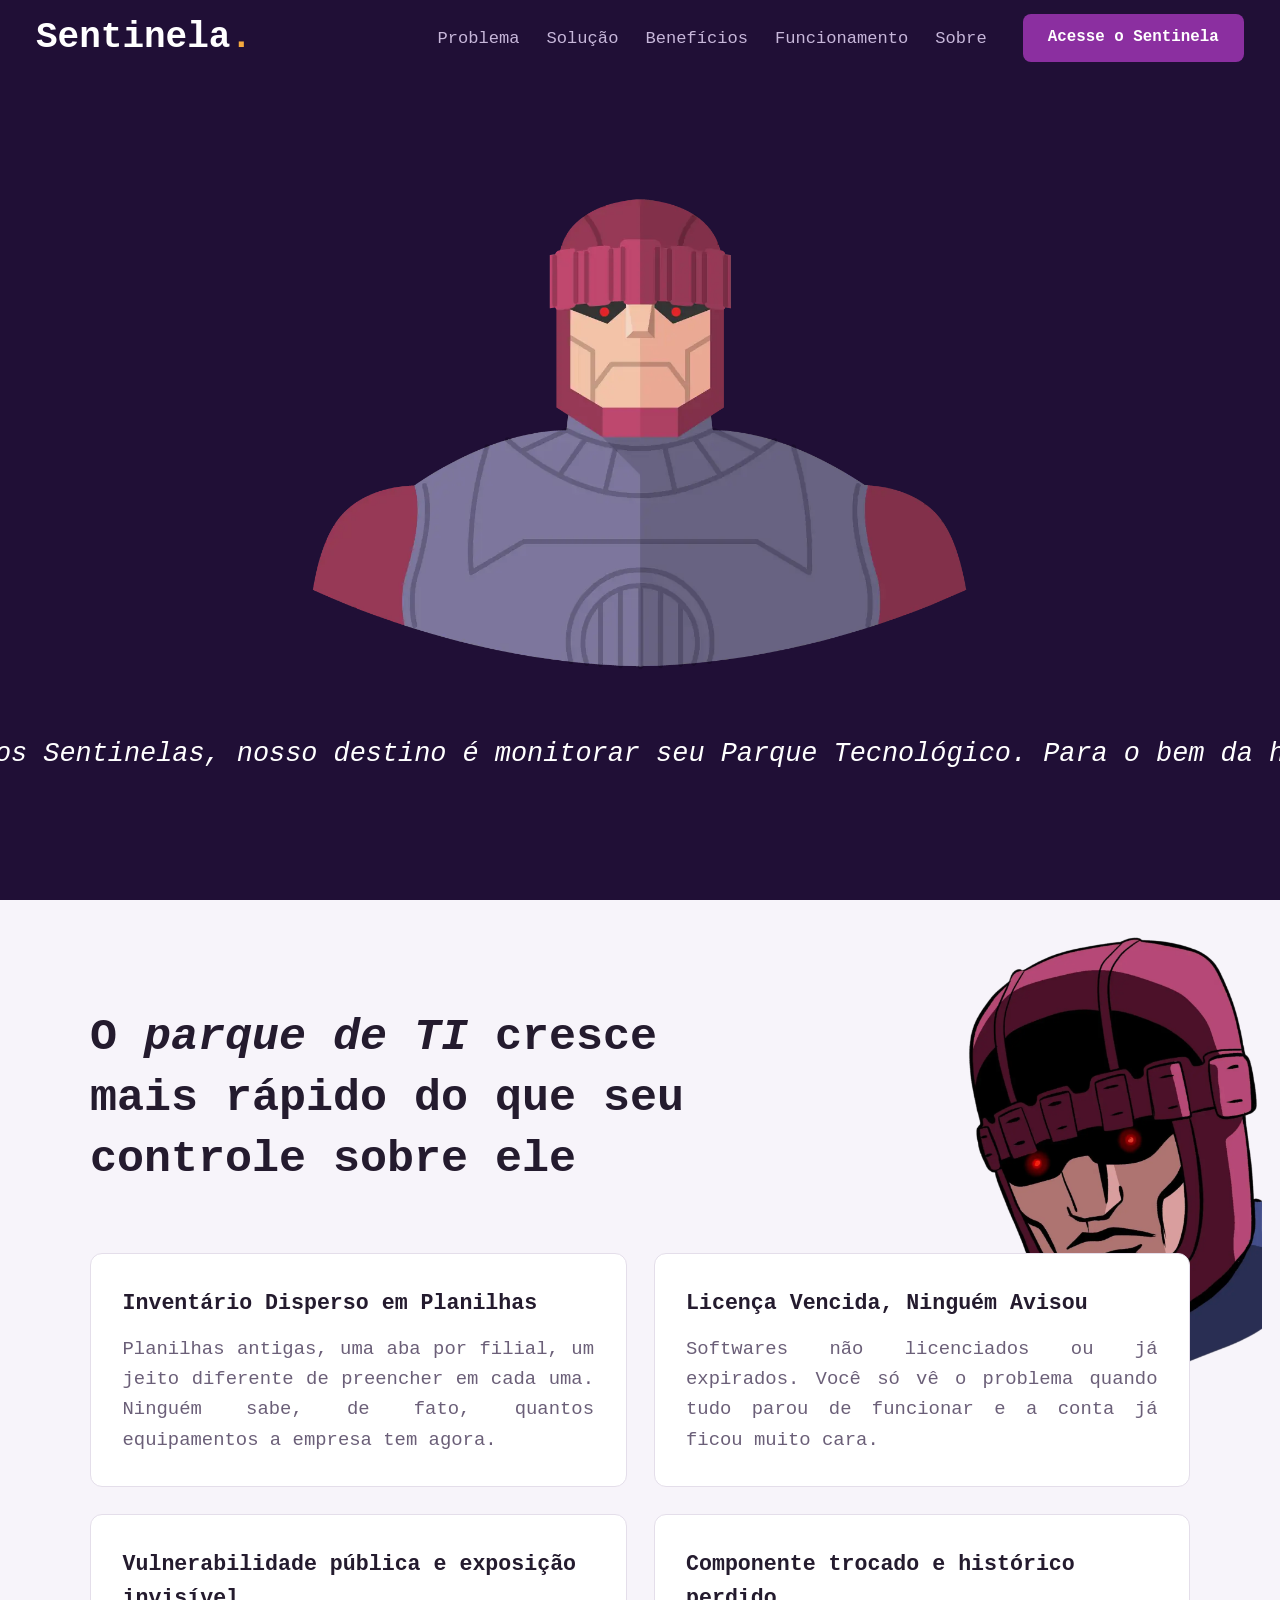
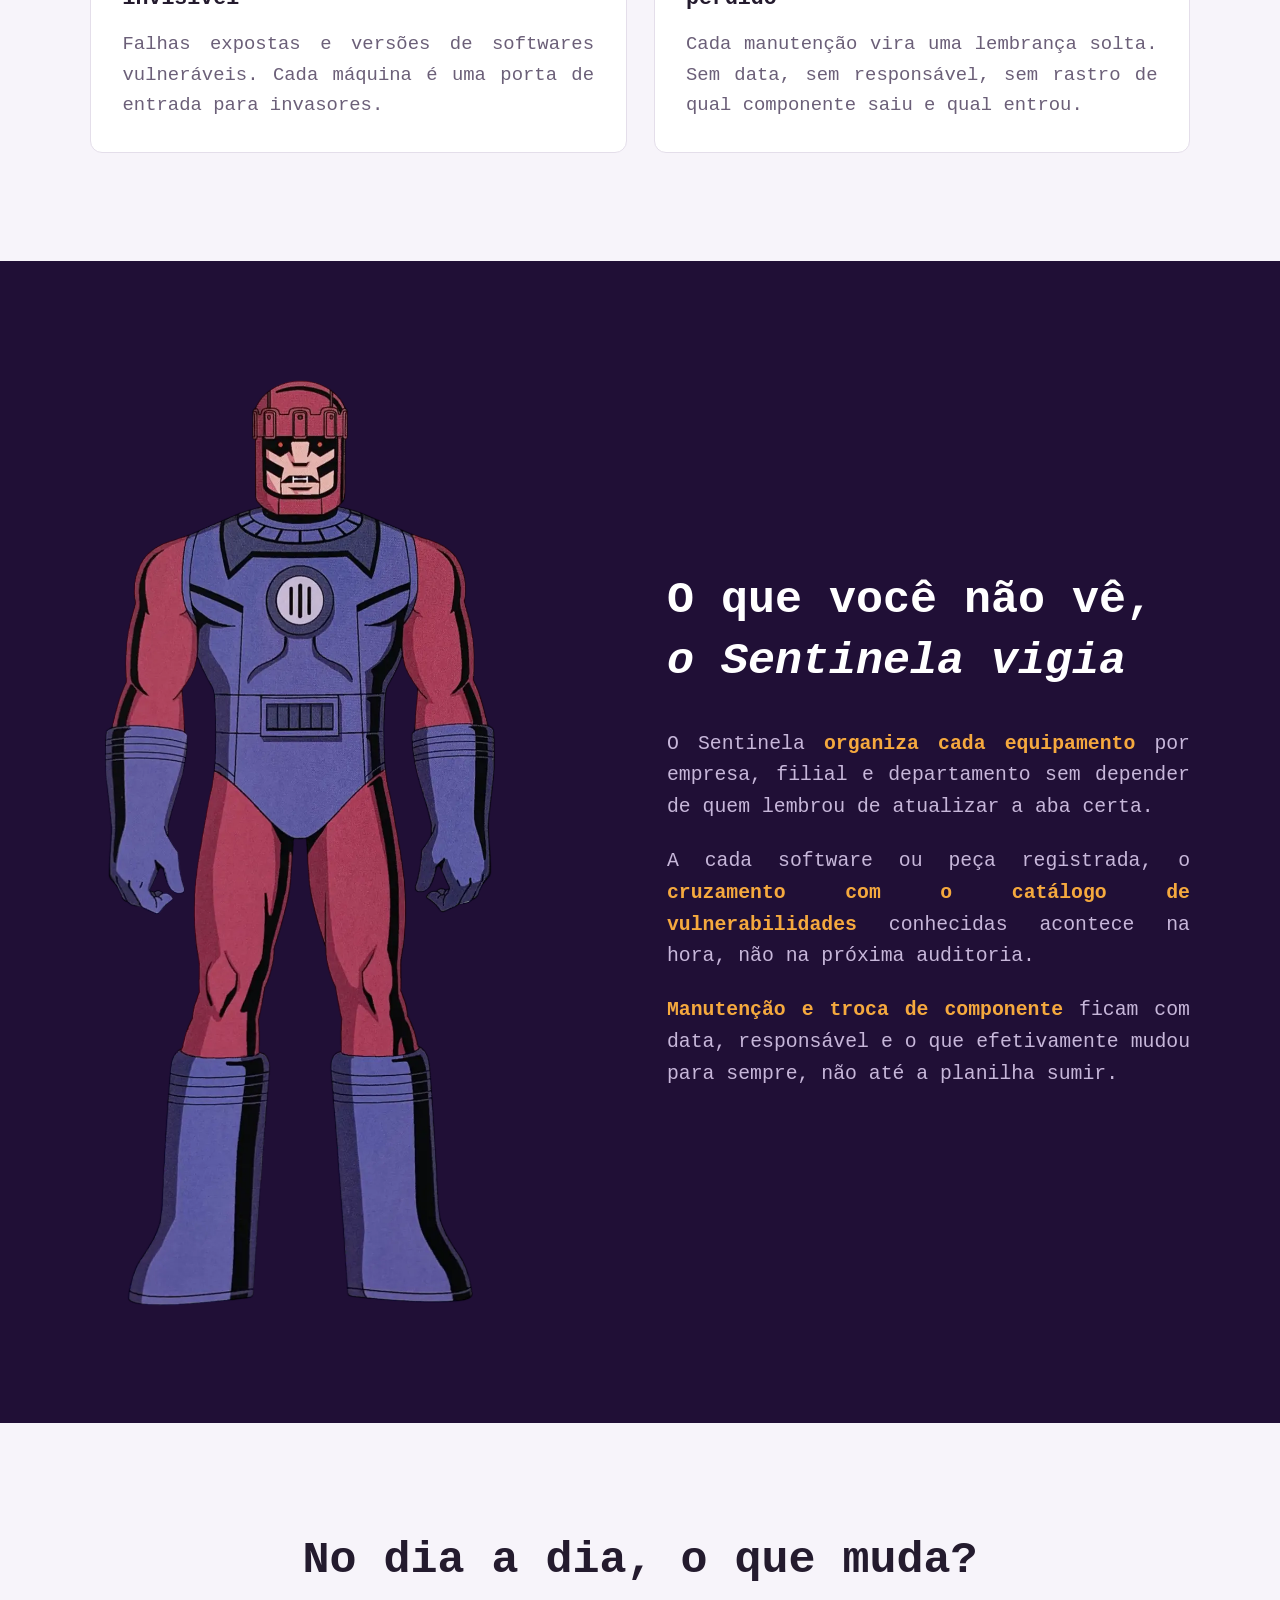
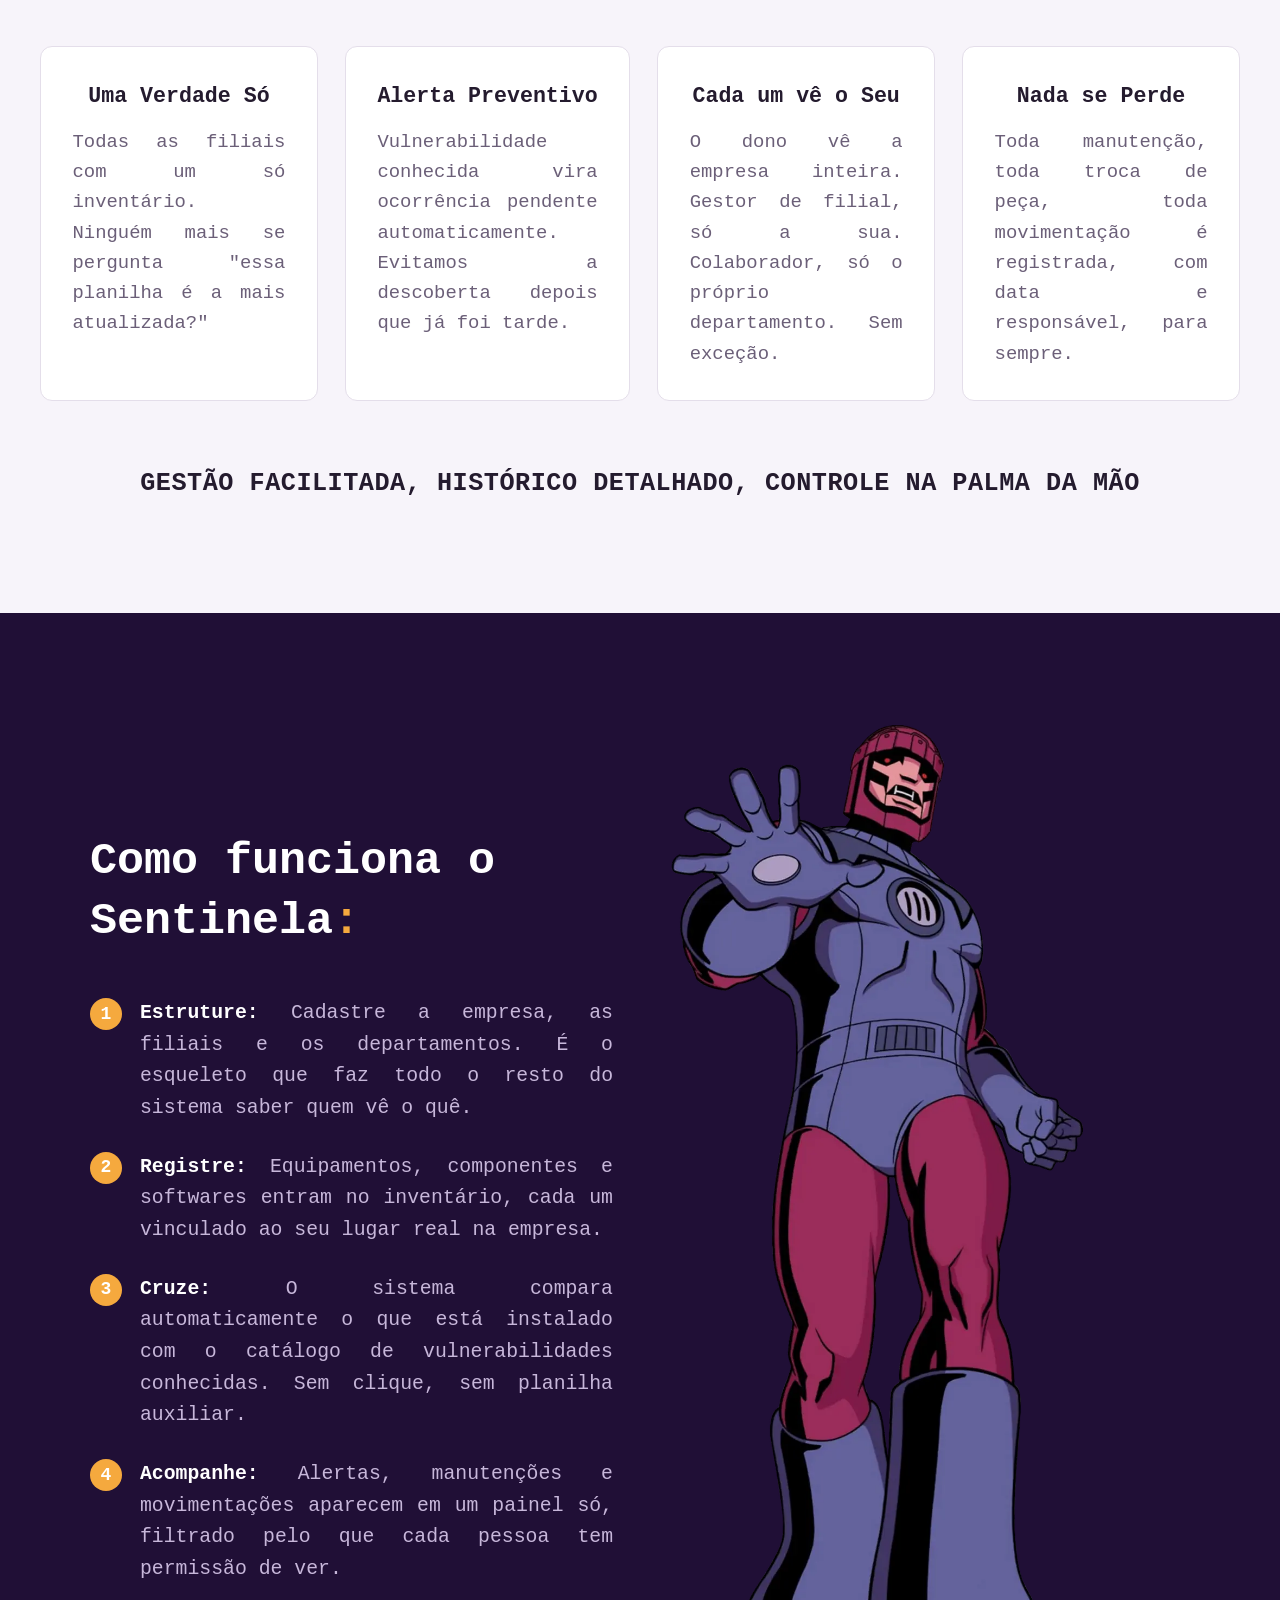
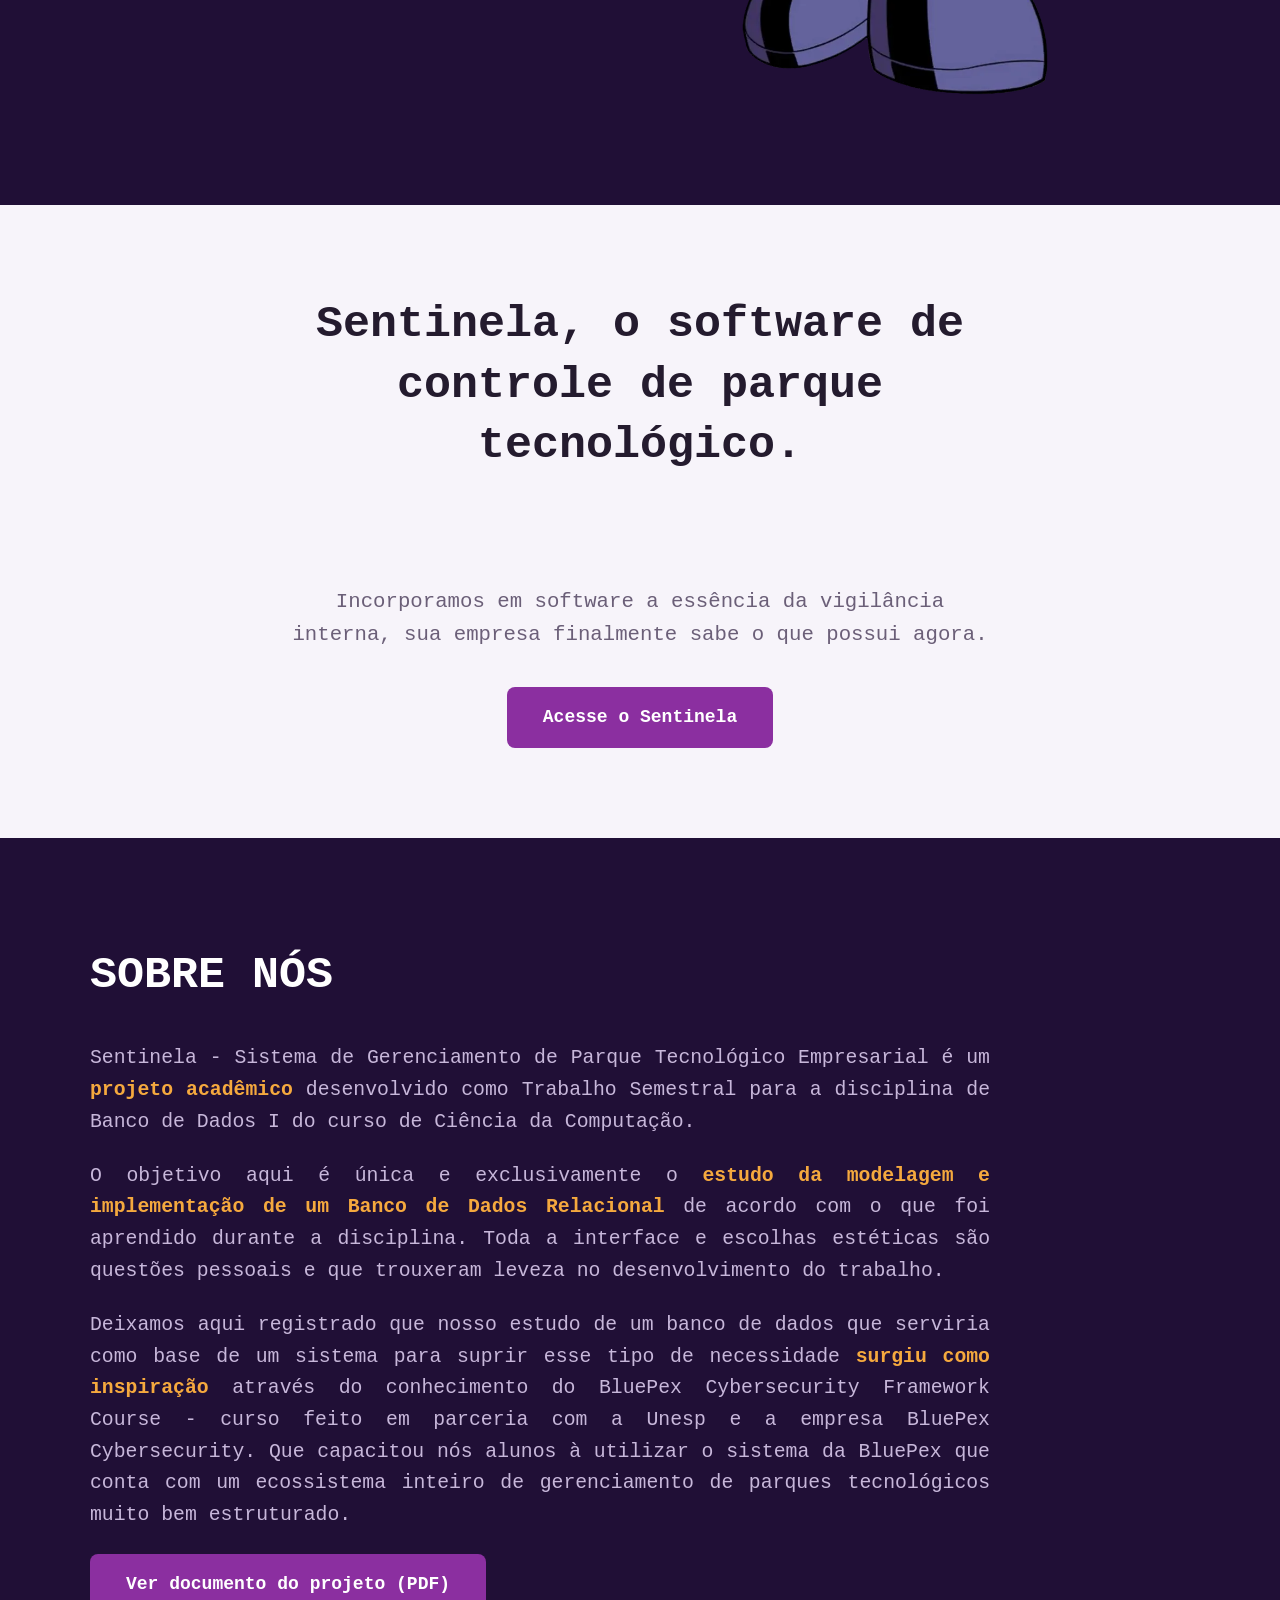
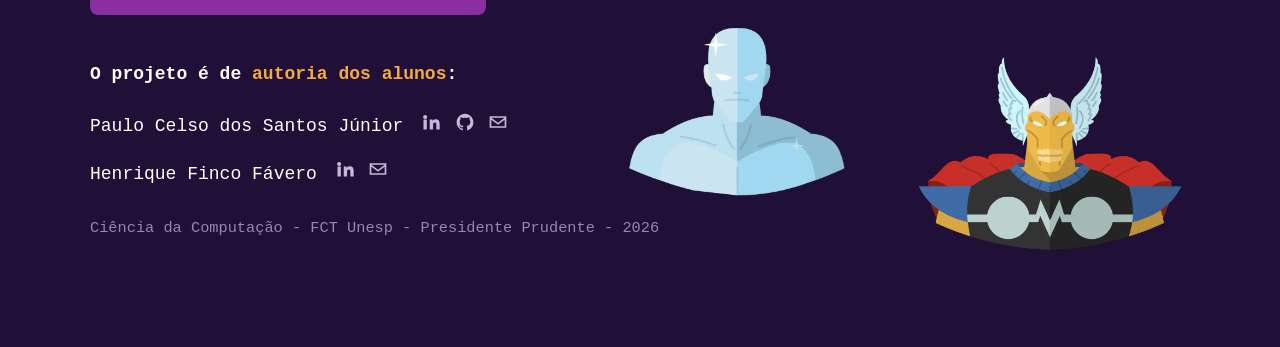
<file: landing-page/index.html>
<!DOCTYPE html>
<html lang="pt-BR">
<head>
<meta charset="UTF-8">
<meta name="viewport" content="width=device-width, initial-scale=1.0">
<meta http-equiv="Content-Security-Policy" content="default-src 'self'; style-src 'self' 'unsafe-inline' https://fonts.googleapis.com; font-src https://fonts.gstatic.com; img-src 'self'; script-src 'self'; base-uri 'self'; form-action 'self'; frame-ancestors 'none'">
<title>Sentinela - Controle de Parque Tecnológico</title>
<link rel="icon" href="images/favicon.ico" sizes="any">
<link rel="icon" type="image/png" href="images/favicon.png" sizes="512x512">
<link rel="preconnect" href="https://fonts.googleapis.com">
<link rel="preconnect" href="https://fonts.gstatic.com" crossorigin>
<link href="https://fonts.googleapis.com/css2?family=IBM+Plex+Mono:wght@400;500;600;700&display=swap" rel="stylesheet">
<link rel="stylesheet" href="css/style.css">
</head>
<body id="top">

<header class="header" id="header">
  <div class="header__inner">
    <a href="#top" class="logo">Sentinela<span class="logo__dot">.</span></a>

    <nav class="nav" id="nav">
      <ul class="nav__list">
        <li><a href="#problema" class="nav__link">Problema</a></li>
        <li><a href="#solucao" class="nav__link">Solução</a></li>
        <li><a href="#beneficios" class="nav__link">Benefícios</a></li>
        <li><a href="#funcionamento" class="nav__link">Funcionamento</a></li>
        <li><a href="#sobre" class="nav__link">Sobre</a></li>
      </ul>
      <a href="demo/index.html" class="btn btn--nav">Acesse o Sentinela</a>
    </nav>

    <button class="hamburger" id="hamburger" aria-label="Abrir menu" aria-expanded="false" aria-controls="nav">
      <span></span><span></span><span></span>
    </button>
  </div>
</header>

<main>

  <!-- === Hero === -->
  <section class="hero">
    <div class="hero__inner">
      <picture>
        <source srcset="images/logo_sentinel.webp" type="image/webp">
        <img src="images/logo_sentinel.png" alt="Sentinela" class="hero__logo">
      </picture>
      <blockquote class="hero__quote">
        "Nós somos os Sentinelas, nosso destino é monitorar seu Parque Tecnológico. Para o bem da humanidade!"
      </blockquote>
    </div>
  </section>

  <!-- === Problema === -->
  <section class="problema" id="problema">
    <picture>
      <source srcset="images/cabeca_sentinel.webp" type="image/webp">
      <img loading="lazy" src="images/cabeca_sentinel.png" alt="" class="problema__img" aria-hidden="true">
    </picture>
    <div class="problema__inner">
      <h2 class="section-title reveal">O <em>parque de TI</em> cresce mais rápido do que seu controle sobre ele</h2>

      <div class="cards-grid cards-grid--2x2">
        <div class="card reveal">
          <h3 class="card__title">Inventário Disperso em Planilhas</h3>
          <p class="card__text">Planilhas antigas, uma aba por filial, um jeito diferente de preencher em cada uma. Ninguém sabe, de fato, quantos equipamentos a empresa tem agora.</p>
        </div>
        <div class="card reveal">
          <h3 class="card__title">Licença Vencida, Ninguém Avisou</h3>
          <p class="card__text">Softwares não licenciados ou já expirados. Você só vê o problema quando tudo parou de funcionar e a conta já ficou muito cara.</p>
        </div>
        <div class="card reveal">
          <h3 class="card__title">Vulnerabilidade pública e exposição invisível</h3>
          <p class="card__text">Falhas expostas e versões de softwares vulneráveis. Cada máquina é uma porta de entrada para invasores.</p>
        </div>
        <div class="card reveal">
          <h3 class="card__title">Componente trocado e histórico perdido</h3>
          <p class="card__text">Cada manutenção vira uma lembrança solta. Sem data, sem responsável, sem rastro de qual componente saiu e qual entrou.</p>
        </div>
      </div>
    </div>
  </section>

  <!-- === Solução === -->
  <section class="solucao" id="solucao">
    <div class="solucao__inner">
      <picture>
        <source srcset="images/corpo_2.webp" type="image/webp">
        <img loading="lazy" src="images/corpo_2.png" alt="Sentinela" class="solucao__img">
      </picture>
      <div class="solucao__content">
        <h2 class="section-title reveal">O que você não vê,<br><em>o Sentinela vigia</em></h2>
        <p class="solucao__text reveal">O Sentinela <strong class="hl">organiza cada equipamento</strong> por empresa, filial e departamento sem depender de quem lembrou de atualizar a aba certa.</p>
        <p class="solucao__text reveal">A cada software ou peça registrada, o <strong class="hl">cruzamento com o catálogo de vulnerabilidades</strong> conhecidas acontece na hora, não na próxima auditoria.</p>
        <p class="solucao__text reveal"><strong class="hl">Manutenção e troca de componente</strong> ficam com data, responsável e o que efetivamente mudou para sempre, não até a planilha sumir.</p>
      </div>
    </div>
  </section>

  <!-- === Benefícios === -->
  <section class="beneficios" id="beneficios">
    <div class="beneficios__inner">
      <h2 class="section-title section-title--center reveal">No dia a dia, o que muda?</h2>

      <div class="cards-grid cards-grid--4">
        <div class="card card--center reveal">
          <h3 class="card__title">Uma Verdade Só</h3>
          <p class="card__text">Todas as filiais com um só inventário. Ninguém mais se pergunta "essa planilha é a mais atualizada?"</p>
        </div>
        <div class="card card--center reveal">
          <h3 class="card__title">Alerta Preventivo</h3>
          <p class="card__text">Vulnerabilidade conhecida vira ocorrência pendente automaticamente. Evitamos a descoberta depois que já foi tarde.</p>
        </div>
        <div class="card card--center reveal">
          <h3 class="card__title">Cada um vê o Seu</h3>
          <p class="card__text">O dono vê a empresa inteira. Gestor de filial, só a sua. Colaborador, só o próprio departamento. Sem exceção.</p>
        </div>
        <div class="card card--center reveal">
          <h3 class="card__title">Nada se Perde</h3>
          <p class="card__text">Toda manutenção, toda troca de peça, toda movimentação é registrada, com data e responsável, para sempre.</p>
        </div>
      </div>

      <p class="beneficios__tagline reveal">GESTÃO FACILITADA, HISTÓRICO DETALHADO, CONTROLE NA PALMA DA MÃO</p>
    </div>
  </section>

  <!-- === Funcionamento === -->
  <section class="funcionamento" id="funcionamento">
    <div class="funcionamento__inner">
      <div class="funcionamento__content">
        <h2 class="section-title reveal">Como funciona o Sentinela<span class="hl">:</span></h2>

        <ol class="steps">
          <li class="steps__item reveal">
            <span class="steps__badge">1</span>
            <p class="steps__text"><strong>Estruture:</strong> Cadastre a empresa, as filiais e os departamentos. É o esqueleto que faz todo o resto do sistema saber quem vê o quê.</p>
          </li>
          <li class="steps__item reveal">
            <span class="steps__badge">2</span>
            <p class="steps__text"><strong>Registre:</strong> Equipamentos, componentes e softwares entram no inventário, cada um vinculado ao seu lugar real na empresa.</p>
          </li>
          <li class="steps__item reveal">
            <span class="steps__badge">3</span>
            <p class="steps__text"><strong>Cruze:</strong> O sistema compara automaticamente o que está instalado com o catálogo de vulnerabilidades conhecidas. Sem clique, sem planilha auxiliar.</p>
          </li>
          <li class="steps__item reveal">
            <span class="steps__badge">4</span>
            <p class="steps__text"><strong>Acompanhe:</strong> Alertas, manutenções e movimentações aparecem em um painel só, filtrado pelo que cada pessoa tem permissão de ver.</p>
          </li>
        </ol>
      </div>
      <picture>
        <source srcset="images/corpo_1.webp" type="image/webp">
        <img loading="lazy" src="images/corpo_1.png" alt="Sentinela" class="funcionamento__img">
      </picture>
    </div>
  </section>

  <!-- === Manifesto === -->
  <section class="manifesto">
    <div class="manifesto__top">
      <h2 class="section-title section-title--center reveal">Sentinela, o software de controle de parque tecnológico.</h2>
    </div>
    <div class="manifesto__bottom">
      <p class="manifesto__text reveal">Incorporamos em software a essência da vigilância interna, sua empresa finalmente sabe o que possui agora.</p>
      <a href="demo/index.html" class="btn btn--cta">Acesse o Sentinela</a>
    </div>
  </section>

  <!-- === Sobre === -->
  <section class="sobre" id="sobre">
    <div class="sobre__inner">
      <div class="sobre__content">
        <h2 class="section-title reveal">SOBRE NÓS</h2>

        <p class="sobre__text reveal">Sentinela - Sistema de Gerenciamento de Parque Tecnológico Empresarial é um <strong class="hl">projeto acadêmico</strong> desenvolvido como Trabalho Semestral para a disciplina de Banco de Dados I do curso de Ciência da Computação.</p>

        <p class="sobre__text reveal">O objetivo aqui é única e exclusivamente o <strong class="hl">estudo da modelagem e implementação de um Banco de Dados Relacional</strong> de acordo com o que foi aprendido durante a disciplina. Toda a interface e escolhas estéticas são questões pessoais e que trouxeram leveza no desenvolvimento do trabalho.</p>

        <p class="sobre__text reveal">Deixamos aqui registrado que nosso estudo de um banco de dados que serviria como base de um sistema para suprir esse tipo de necessidade <strong class="hl">surgiu como inspiração</strong> através do conhecimento do BluePex Cybersecurity Framework Course - curso feito em parceria com a Unesp e a empresa BluePex Cybersecurity. Que capacitou nós alunos à utilizar o sistema da BluePex que conta com um ecossistema inteiro de gerenciamento de parques tecnológicos muito bem estruturado.</p>

        <a href="docs/Projeto Semestral - Banco de Dados I - 2026.pdf" target="_blank" rel="noopener noreferrer" class="btn btn--cta reveal">Ver documento do projeto (PDF)</a>

        <div class="autoria">
          <p class="autoria__label">O projeto é de <strong class="hl">autoria dos alunos</strong>:</p>

          <div class="autoria__aluno">
            <span class="autoria__nome">Paulo Celso dos Santos Júnior</span>
            <div class="autoria__icons">
              <a href="https://www.linkedin.com/in/paulocelsojunior" target="_blank" rel="noopener noreferrer" aria-label="LinkedIn" class="icon-link">
                <svg viewBox="0 0 24 24" width="20" height="20" fill="currentColor"><path d="M4.98 3.5a2.5 2.5 0 1 1 0 5 2.5 2.5 0 0 1 0-5zM3 9h4v12H3V9zm7 0h3.8v1.7h.05c.53-1 1.83-2.05 3.77-2.05 4.03 0 4.78 2.65 4.78 6.1V21h-4v-5.5c0-1.3-.02-3-1.83-3-1.83 0-2.1 1.43-2.1 2.9V21h-4V9z"/></svg>
              </a>
              <a href="https://github.com/Junimpsj" target="_blank" rel="noopener noreferrer" aria-label="GitHub" class="icon-link">
                <svg viewBox="0 0 24 24" width="20" height="20" fill="currentColor"><path d="M12 2C6.48 2 2 6.58 2 12.25c0 4.53 2.87 8.37 6.84 9.73.5.1.68-.22.68-.5v-1.75c-2.78.62-3.37-1.36-3.37-1.36-.46-1.2-1.11-1.52-1.11-1.52-.91-.64.07-.63.07-.63 1 .07 1.53 1.06 1.53 1.06.9 1.57 2.36 1.12 2.93.86.09-.66.35-1.12.64-1.38-2.22-.26-4.56-1.14-4.56-5.05 0-1.12.39-2.03 1.03-2.75-.1-.26-.45-1.3.1-2.71 0 0 .84-.28 2.75 1.05a9.3 9.3 0 0 1 5 0c1.9-1.33 2.74-1.05 2.74-1.05.56 1.4.2 2.45.1 2.71.65.72 1.03 1.63 1.03 2.75 0 3.92-2.34 4.78-4.57 5.04.36.32.68.94.68 1.9v2.82c0 .28.18.6.69.5A10.26 10.26 0 0 0 22 12.25C22 6.58 17.52 2 12 2z"/></svg>
              </a>
              <a href="mailto:p.santos-junior@unesp.br" aria-label="E-mail" class="icon-link">
                <svg viewBox="0 0 24 24" width="20" height="20" fill="currentColor"><path d="M2 5h20v14H2V5zm2 2v.01L12 13l8-5.99V7H4zm16 2.24-7.4 5.55a1 1 0 0 1-1.2 0L4 9.24V17h16V9.24z"/></svg>
              </a>
            </div>
          </div>

          <div class="autoria__aluno">
            <span class="autoria__nome">Henrique Finco Fávero</span>
            <div class="autoria__icons">
              <a href="https://www.linkedin.com/in/henriquefinco" target="_blank" rel="noopener noreferrer" aria-label="LinkedIn" class="icon-link">
                <svg viewBox="0 0 24 24" width="20" height="20" fill="currentColor"><path d="M4.98 3.5a2.5 2.5 0 1 1 0 5 2.5 2.5 0 0 1 0-5zM3 9h4v12H3V9zm7 0h3.8v1.7h.05c.53-1 1.83-2.05 3.77-2.05 4.03 0 4.78 2.65 4.78 6.1V21h-4v-5.5c0-1.3-.02-3-1.83-3-1.83 0-2.1 1.43-2.1 2.9V21h-4V9z"/></svg>
              </a>
              <a href="mailto:henrique.finco@unesp.br" aria-label="E-mail" class="icon-link">
                <svg viewBox="0 0 24 24" width="20" height="20" fill="currentColor"><path d="M2 5h20v14H2V5zm2 2v.01L12 13l8-5.99V7H4zm16 2.24-7.4 5.55a1 1 0 0 1-1.2 0L4 9.24V17h16V9.24z"/></svg>
              </a>
            </div>
          </div>

          <p class="autoria__curso">Ciência da Computação - FCT Unesp - Presidente Prudente - 2026</p>
        </div>
      </div>

      <div class="sobre__chars">
        <picture>
          <source srcset="images/iceman.webp" type="image/webp">
          <img loading="lazy" src="images/iceman.png" alt="Iceman" class="sobre__char sobre__char--iceman">
        </picture>
        <picture>
          <source srcset="images/beta_ray.webp" type="image/webp">
          <img loading="lazy" src="images/beta_ray.png" alt="Beta Ray Bill" class="sobre__char sobre__char--cyclops">
        </picture>
      </div>
    </div>
  </section>

</main>

<script src="js/script.js"></script>
</body>
</html>
</file>
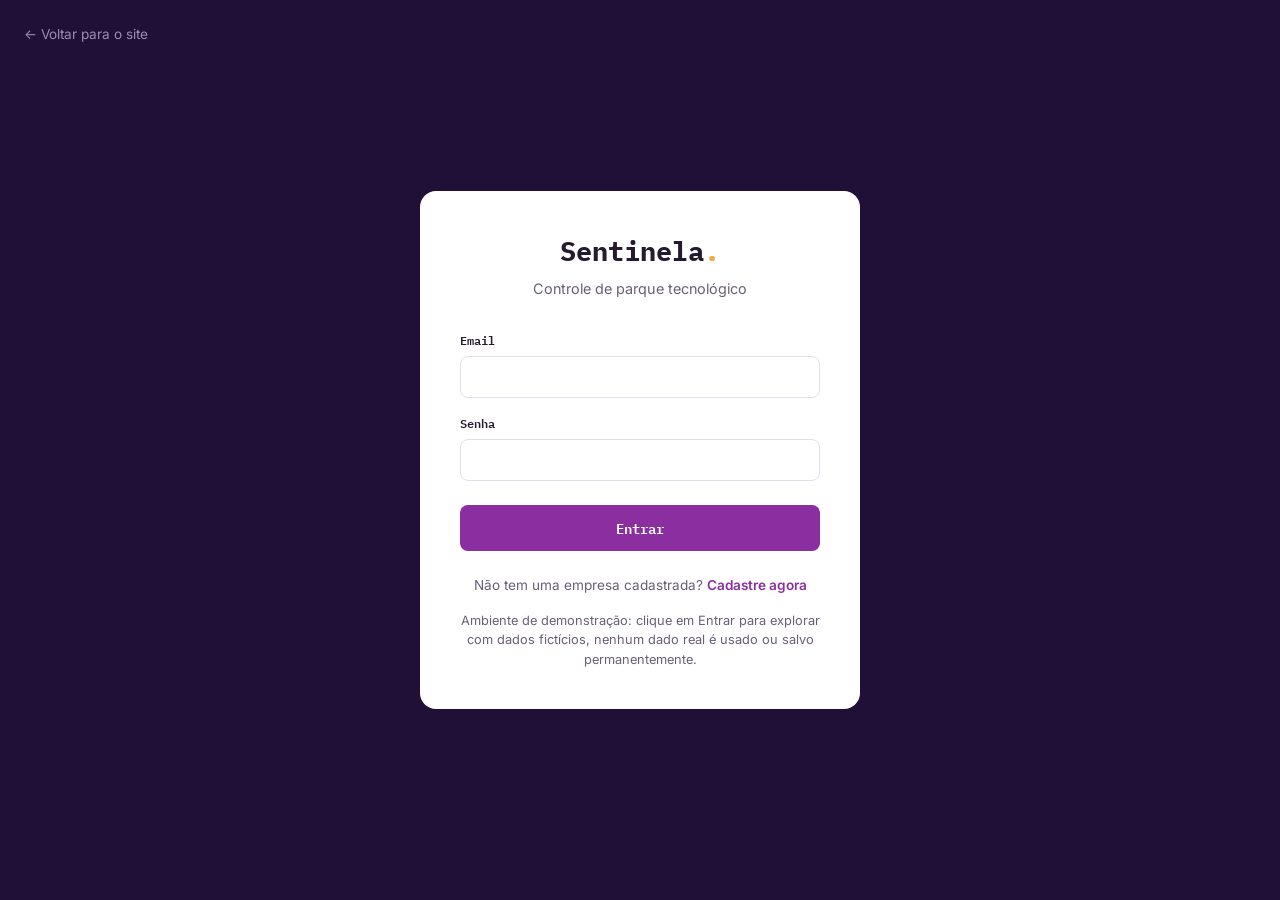
<file: landing-page/demo/index.html>
<!DOCTYPE html>
<html lang="pt-BR">
<head>
<meta charset="UTF-8">
<meta name="viewport" content="width=device-width, initial-scale=1.0">
<title>Sentinela - Login</title>
<link rel="icon" href="images/favicon.ico" sizes="any">
<link rel="icon" type="image/png" href="images/favicon.png" sizes="512x512">
<link rel="preconnect" href="https://fonts.googleapis.com">
<link rel="preconnect" href="https://fonts.gstatic.com" crossorigin>
<link href="https://fonts.googleapis.com/css2?family=IBM+Plex+Mono:wght@400;500;600;700&family=Inter:wght@400;500;600&display=swap" rel="stylesheet">
<link rel="stylesheet" href="css/style.css">
</head>
<body>
<div class="auth-page">
  <div class="auth-card">
    <div class="auth-card__logo">Sentinela<span class="auth-card__logo-dot">.</span></div>
    <p class="auth-card__subtitle">Controle de parque tecnológico</p>

    <div id="alertBox" class="alert alert--danger hidden"></div>

    <form id="loginForm">
      <div class="form-group">
        <label for="email">Email</label>
        <input type="email" id="email" name="email" autocomplete="username">
      </div>
      <div class="form-group">
        <label for="senha">Senha</label>
        <input type="password" id="senha" name="senha" autocomplete="current-password">
      </div>
      <button type="submit" class="btn btn--primary" style="width:100%;margin-top:.5rem;">Entrar</button>
    </form>

    <div class="auth-card__footer">
      Não tem uma empresa cadastrada? <a href="cadastro-empresa.html">Cadastre agora</a>
    </div>

    <p class="demo-note">Ambiente de demonstração: clique em Entrar para explorar com dados fictícios, nenhum dado real é usado ou salvo permanentemente.</p>
  </div>

  <a href="../index.html" class="auth-page__back">&larr; Voltar para o site</a>
</div>

<script src="js/api.js"></script>
<script>
  document.getElementById('loginForm').addEventListener('submit', async (e) => {
    e.preventDefault();
    const alertBox = document.getElementById('alertBox');
    alertBox.classList.add('hidden');

    const email = document.getElementById('email').value.trim();
    const senha = document.getElementById('senha').value;

    try {
      await apiFetch('/auth/login', { method: 'POST', body: { email, senha } });
      window.location.href = 'dashboard.html';
    } catch (err) {
      alertBox.textContent = err.message;
      alertBox.classList.remove('hidden');
    }
  });
</script>
</body>
</html>
</file>
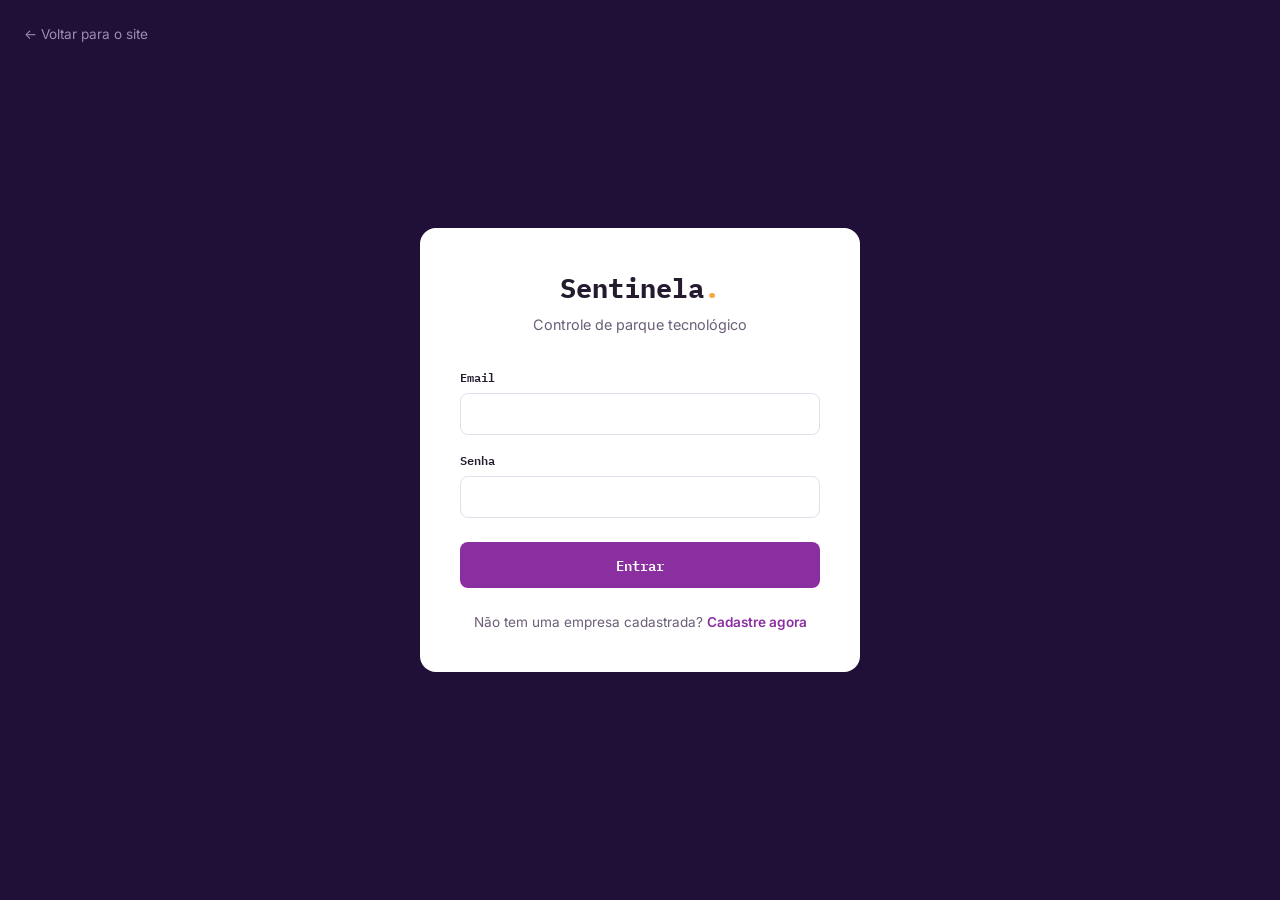
<file: sistema/frontend/index.html>
<!DOCTYPE html>
<html lang="pt-BR">
<head>
<meta charset="UTF-8">
<meta name="viewport" content="width=device-width, initial-scale=1.0">
<title>Sentinela - Login</title>
<link rel="icon" href="images/favicon.ico" sizes="any">
<link rel="icon" type="image/png" href="images/favicon.png" sizes="512x512">
<link rel="preconnect" href="https://fonts.googleapis.com">
<link rel="preconnect" href="https://fonts.gstatic.com" crossorigin>
<link href="https://fonts.googleapis.com/css2?family=IBM+Plex+Mono:wght@400;500;600;700&family=Inter:wght@400;500;600&display=swap" rel="stylesheet">
<link rel="stylesheet" href="css/style.css">
</head>
<body>
<div class="auth-page">
  <div class="auth-card">
    <div class="auth-card__logo">Sentinela<span class="auth-card__logo-dot">.</span></div>
    <p class="auth-card__subtitle">Controle de parque tecnológico</p>

    <div id="alertBox" class="alert alert--danger hidden"></div>

    <form id="loginForm">
      <div class="form-group">
        <label for="email">Email</label>
        <input type="email" id="email" name="email" required autocomplete="username">
      </div>
      <div class="form-group">
        <label for="senha">Senha</label>
        <input type="password" id="senha" name="senha" required autocomplete="current-password">
      </div>
      <button type="submit" class="btn btn--primary" style="width:100%;margin-top:.5rem;">Entrar</button>
    </form>

    <div class="auth-card__footer">
      Não tem uma empresa cadastrada? <a href="cadastro-empresa.html">Cadastre agora</a>
    </div>
  </div>

  <!-- ajuste a porta/caminho se o Live Server abrir a landing em outro lugar -->
  <a href="http://127.0.0.1:5500/landing-page/index.html" class="auth-page__back">&larr; Voltar para o site</a>
</div>

<script src="js/api.js"></script>
<script>
  document.getElementById('loginForm').addEventListener('submit', async (e) => {
    e.preventDefault();
    const alertBox = document.getElementById('alertBox');
    alertBox.classList.add('hidden');

    const email = document.getElementById('email').value.trim();
    const senha = document.getElementById('senha').value;

    try {
      await apiFetch('/auth/login', { method: 'POST', body: { email, senha } });
      window.location.href = 'dashboard.html';
    } catch (err) {
      alertBox.textContent = err.message;
      alertBox.classList.remove('hidden');
    }
  });
</script>
</body>
</html>
</file>
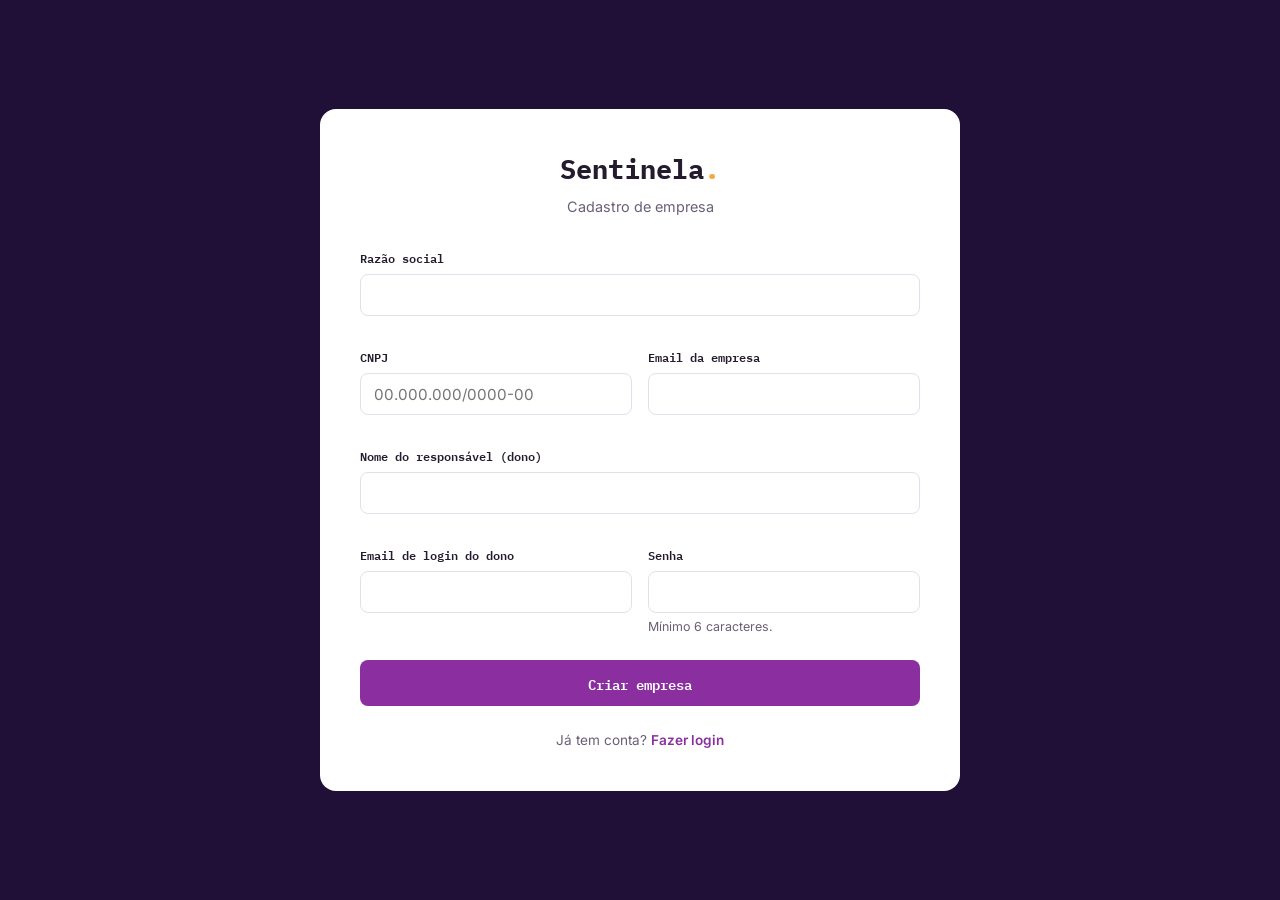
<file: landing-page/demo/cadastro-empresa.html>
<!DOCTYPE html>
<html lang="pt-BR">
<head>
<meta charset="UTF-8">
<meta name="viewport" content="width=device-width, initial-scale=1.0">
<title>Sentinela - Cadastro de empresa</title>
<link rel="icon" href="images/favicon.ico" sizes="any">
<link rel="icon" type="image/png" href="images/favicon.png" sizes="512x512">
<link rel="preconnect" href="https://fonts.googleapis.com">
<link rel="preconnect" href="https://fonts.gstatic.com" crossorigin>
<link href="https://fonts.googleapis.com/css2?family=IBM+Plex+Mono:wght@400;500;600;700&family=Inter:wght@400;500;600&display=swap" rel="stylesheet">
<link rel="stylesheet" href="css/style.css">
</head>
<body>
<div class="auth-page">
  <div class="auth-card auth-card--wide">
    <div class="auth-card__logo">Sentinela<span class="auth-card__logo-dot">.</span></div>
    <p class="auth-card__subtitle">Cadastro de empresa</p>

    <div id="alertBox" class="alert alert--danger hidden"></div>
    <div id="successBox" class="alert alert--success hidden"></div>

    <form id="empresaForm">
      <div class="form-grid">
        <div class="form-group form-group--full">
          <label for="razao_social">Razão social</label>
          <input type="text" id="razao_social" required>
        </div>
        <div class="form-group">
          <label for="cnpj">CNPJ</label>
          <input type="text" id="cnpj" placeholder="00.000.000/0000-00" required>
        </div>
        <div class="form-group">
          <label for="email">Email da empresa</label>
          <input type="email" id="email" required>
        </div>
        <div class="form-group form-group--full">
          <label for="dono_nome">Nome do responsável (dono)</label>
          <input type="text" id="dono_nome" required>
        </div>
        <div class="form-group">
          <label for="dono_email">Email de login do dono</label>
          <input type="email" id="dono_email" required>
        </div>
        <div class="form-group">
          <label for="dono_senha">Senha</label>
          <input type="password" id="dono_senha" minlength="6" required>
          <p class="form-hint">Mínimo 6 caracteres.</p>
        </div>
      </div>
      <button type="submit" class="btn btn--primary" style="width:100%;margin-top:.5rem;">Criar empresa</button>
    </form>

    <div class="auth-card__footer">
      Já tem conta? <a href="index.html">Fazer login</a>
    </div>
  </div>
</div>

<script src="js/api.js"></script>
<script>
  document.getElementById('empresaForm').addEventListener('submit', async (e) => {
    e.preventDefault();
    const alertBox = document.getElementById('alertBox');
    const successBox = document.getElementById('successBox');
    alertBox.classList.add('hidden');
    successBox.classList.add('hidden');

    const payload = {
      razao_social: document.getElementById('razao_social').value.trim(),
      cnpj: document.getElementById('cnpj').value.trim(),
      email: document.getElementById('email').value.trim(),
      dono_nome: document.getElementById('dono_nome').value.trim(),
      dono_email: document.getElementById('dono_email').value.trim(),
      dono_senha: document.getElementById('dono_senha').value,
    };

    try {
      await apiFetch('/empresas', { method: 'POST', body: payload });
      successBox.textContent = 'Empresa criada com sucesso. Redirecionando para o login...';
      successBox.classList.remove('hidden');
      setTimeout(() => { window.location.href = 'index.html'; }, 1500);
    } catch (err) {
      alertBox.textContent = err.message;
      alertBox.classList.remove('hidden');
    }
  });
</script>
</body>
</html>
</file>
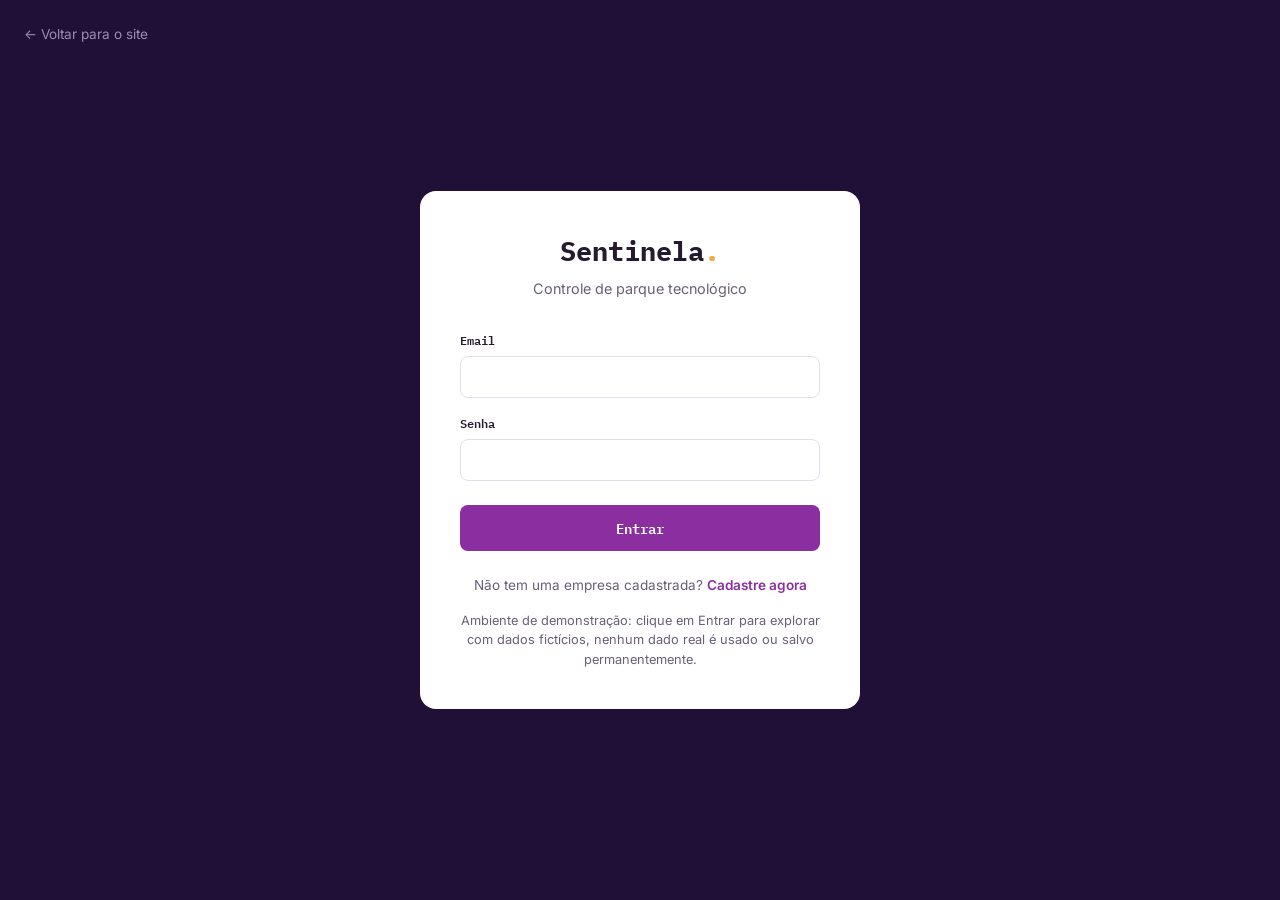
<file: landing-page/demo/catalogos.html>
<!DOCTYPE html>
<html lang="pt-BR">
<head>
<meta charset="UTF-8">
<meta name="viewport" content="width=device-width, initial-scale=1.0">
<title>Sentinela - Catálogos</title>
<link rel="icon" href="images/favicon.ico" sizes="any">
<link rel="icon" type="image/png" href="images/favicon.png" sizes="512x512">
<link rel="preconnect" href="https://fonts.googleapis.com">
<link rel="preconnect" href="https://fonts.gstatic.com" crossorigin>
<link href="https://fonts.googleapis.com/css2?family=IBM+Plex+Mono:wght@400;500;600;700&family=Inter:wght@400;500;600&display=swap" rel="stylesheet">
<link rel="stylesheet" href="css/style.css">
</head>
<body>
<div class="app-shell" id="appShell"></div>

<script src="js/api.js"></script>
<script src="js/shell.js"></script>
<script src="js/modal.js"></script>
<script src="js/catalogos.js"></script>
</body>
</html>
</file>
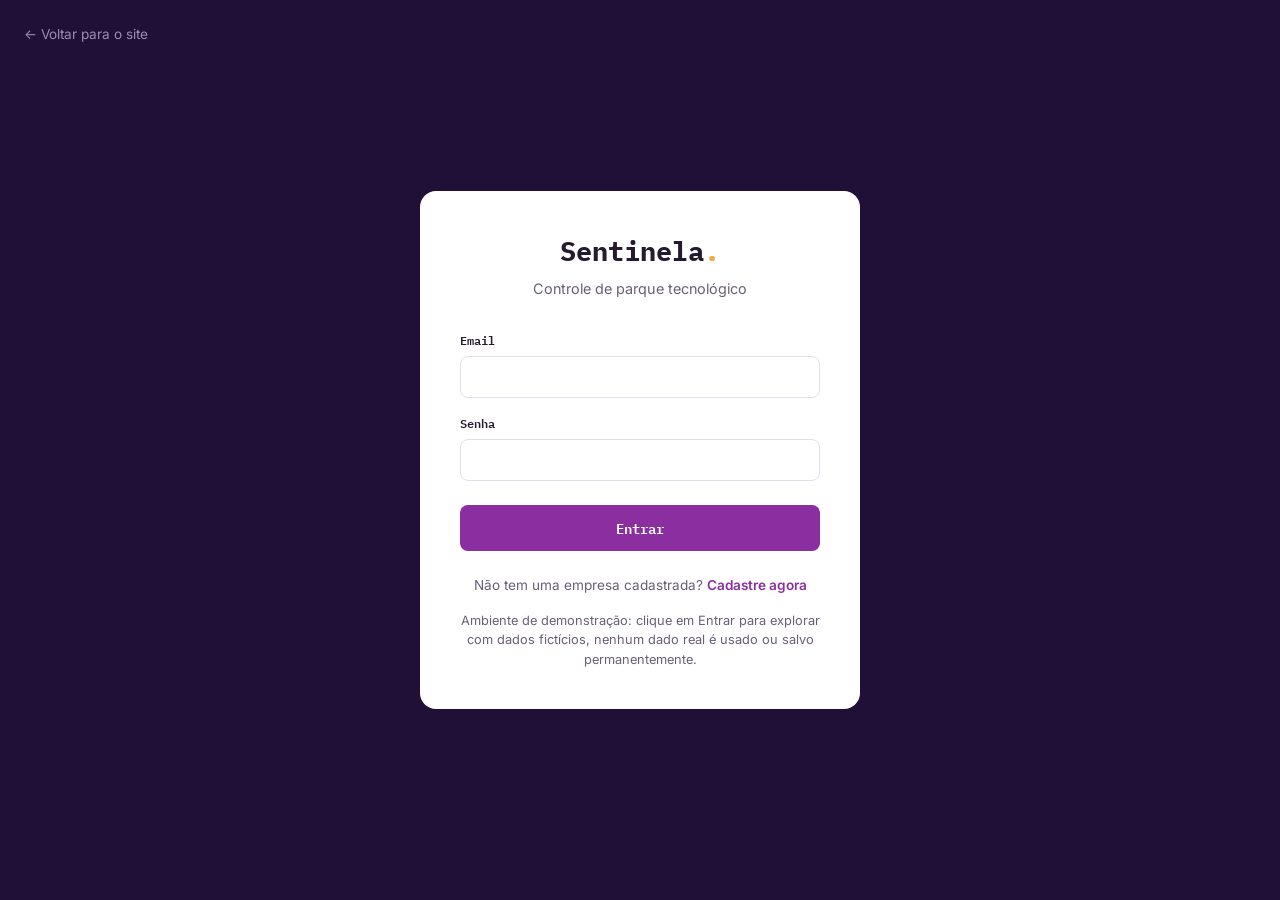
<file: landing-page/demo/dashboard.html>
<!DOCTYPE html>
<html lang="pt-BR">
<head>
<meta charset="UTF-8">
<meta name="viewport" content="width=device-width, initial-scale=1.0">
<title>Sentinela - Dashboard</title>
<link rel="icon" href="images/favicon.ico" sizes="any">
<link rel="icon" type="image/png" href="images/favicon.png" sizes="512x512">
<link rel="preconnect" href="https://fonts.googleapis.com">
<link rel="preconnect" href="https://fonts.gstatic.com" crossorigin>
<link href="https://fonts.googleapis.com/css2?family=IBM+Plex+Mono:wght@400;500;600;700&family=Inter:wght@400;500;600&display=swap" rel="stylesheet">
<link rel="stylesheet" href="css/style.css">
</head>
<body>
<div class="app-shell" id="appShell"></div>

<script src="js/api.js"></script>
<script src="js/shell.js"></script>
<script src="js/dashboard.js"></script>
</body>
</html>
</file>
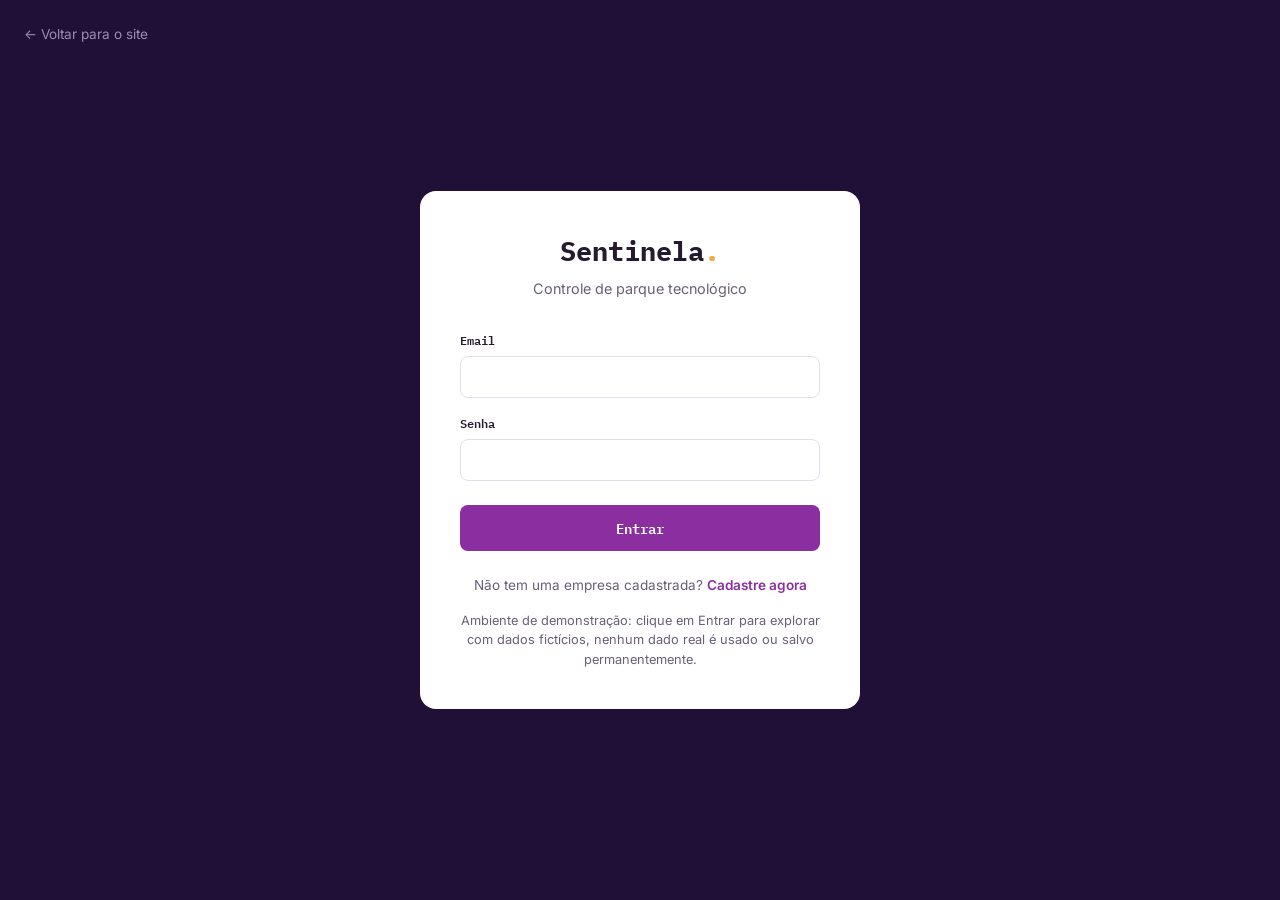
<file: landing-page/demo/equipamento-detalhe.html>
<!DOCTYPE html>
<html lang="pt-BR">
<head>
<meta charset="UTF-8">
<meta name="viewport" content="width=device-width, initial-scale=1.0">
<title>Sentinela - Detalhe do equipamento</title>
<link rel="icon" href="images/favicon.ico" sizes="any">
<link rel="icon" type="image/png" href="images/favicon.png" sizes="512x512">
<link rel="preconnect" href="https://fonts.googleapis.com">
<link rel="preconnect" href="https://fonts.gstatic.com" crossorigin>
<link href="https://fonts.googleapis.com/css2?family=IBM+Plex+Mono:wght@400;500;600;700&family=Inter:wght@400;500;600&display=swap" rel="stylesheet">
<link rel="stylesheet" href="css/style.css">
</head>
<body>
<div class="app-shell" id="appShell"></div>

<script src="js/api.js"></script>
<script src="js/shell.js"></script>
<script src="js/modal.js"></script>
<script src="js/equipamento-detalhe.js"></script>
</body>
</html>
</file>
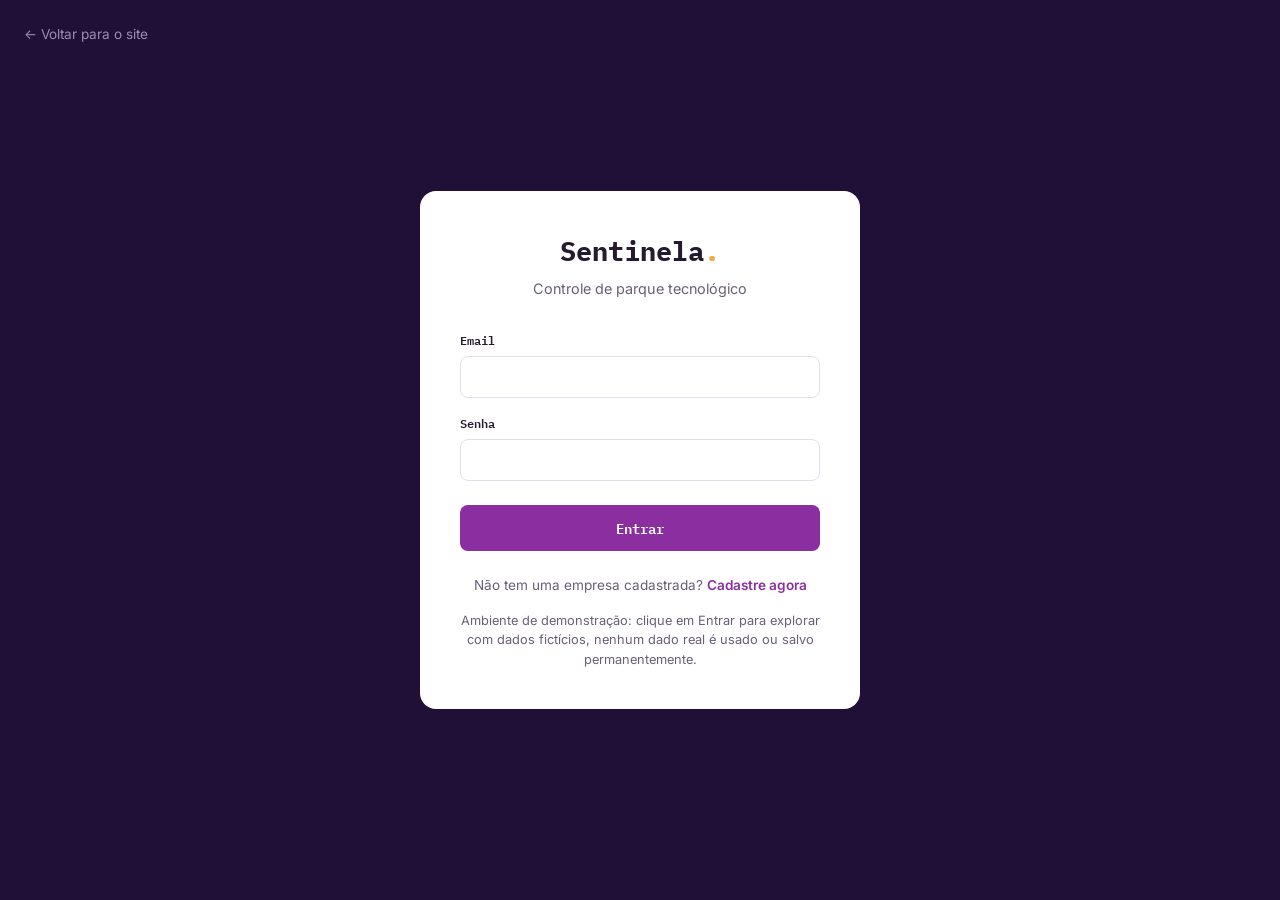
<file: landing-page/demo/equipamentos.html>
<!DOCTYPE html>
<html lang="pt-BR">
<head>
<meta charset="UTF-8">
<meta name="viewport" content="width=device-width, initial-scale=1.0">
<title>Sentinela - Equipamentos</title>
<link rel="icon" href="images/favicon.ico" sizes="any">
<link rel="icon" type="image/png" href="images/favicon.png" sizes="512x512">
<link rel="preconnect" href="https://fonts.googleapis.com">
<link rel="preconnect" href="https://fonts.gstatic.com" crossorigin>
<link href="https://fonts.googleapis.com/css2?family=IBM+Plex+Mono:wght@400;500;600;700&family=Inter:wght@400;500;600&display=swap" rel="stylesheet">
<link rel="stylesheet" href="css/style.css">
</head>
<body>
<div class="app-shell" id="appShell"></div>

<script src="js/api.js"></script>
<script src="js/shell.js"></script>
<script src="js/modal.js"></script>
<script src="js/equipamentos.js"></script>
</body>
</html>
</file>
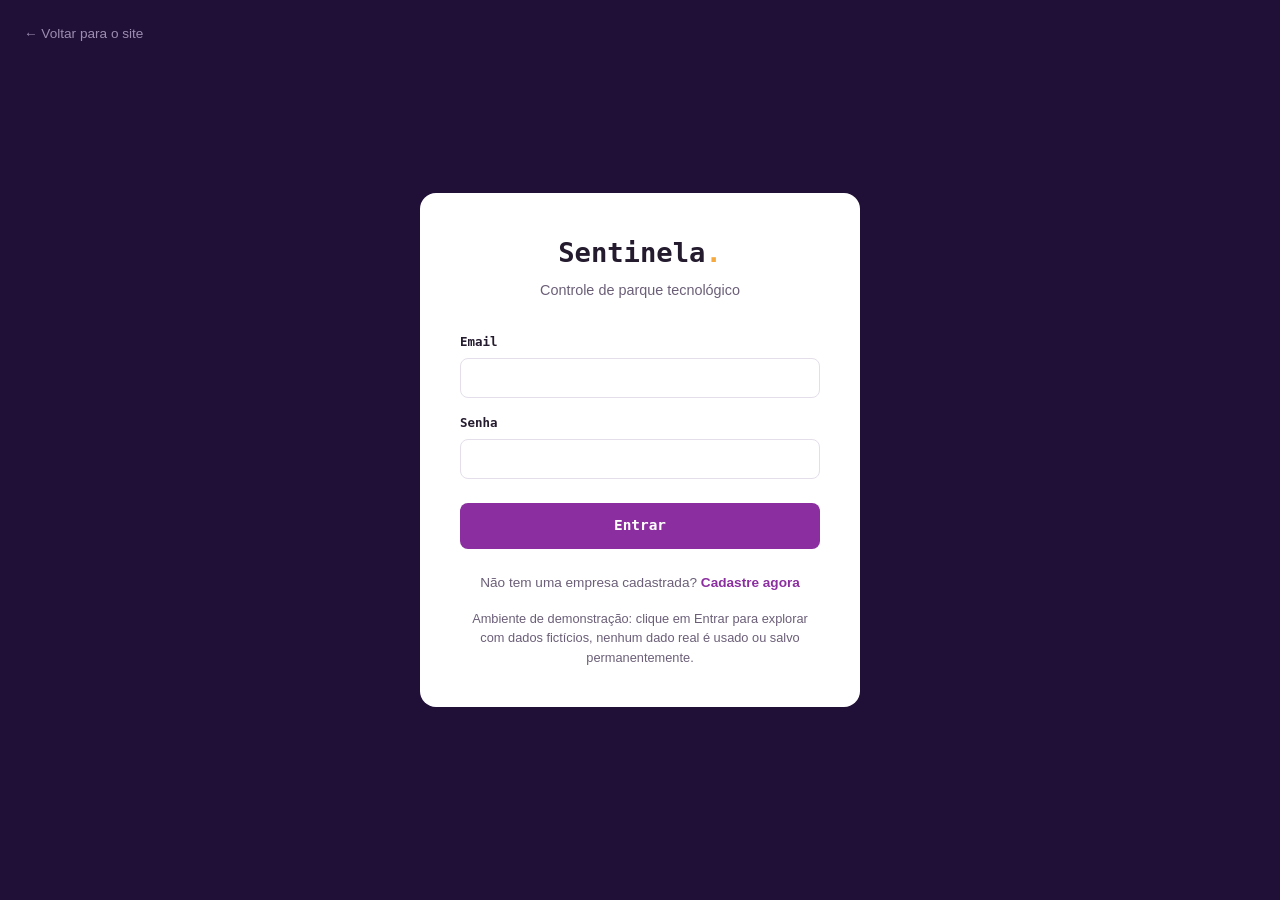
<file: landing-page/demo/filiais.html>
<!DOCTYPE html>
<html lang="pt-BR">
<head>
<meta charset="UTF-8">
<meta name="viewport" content="width=device-width, initial-scale=1.0">
<title>Sentinela - Filiais e Departamentos</title>
<link rel="icon" href="images/favicon.ico" sizes="any">
<link rel="icon" type="image/png" href="images/favicon.png" sizes="512x512">
<link rel="preconnect" href="https://fonts.googleapis.com">
<link rel="preconnect" href="https://fonts.gstatic.com" crossorigin>
<link href="https://fonts.googleapis.com/css2?family=IBM+Plex+Mono:wght@400;500;600;700&family=Inter:wght@400;500;600&display=swap" rel="stylesheet">
<link rel="stylesheet" href="css/style.css">
</head>
<body>
<div class="app-shell" id="appShell"></div>

<script src="js/api.js"></script>
<script src="js/shell.js"></script>
<script src="js/modal.js"></script>
<script src="js/filiais.js"></script>
</body>
</html>
</file>
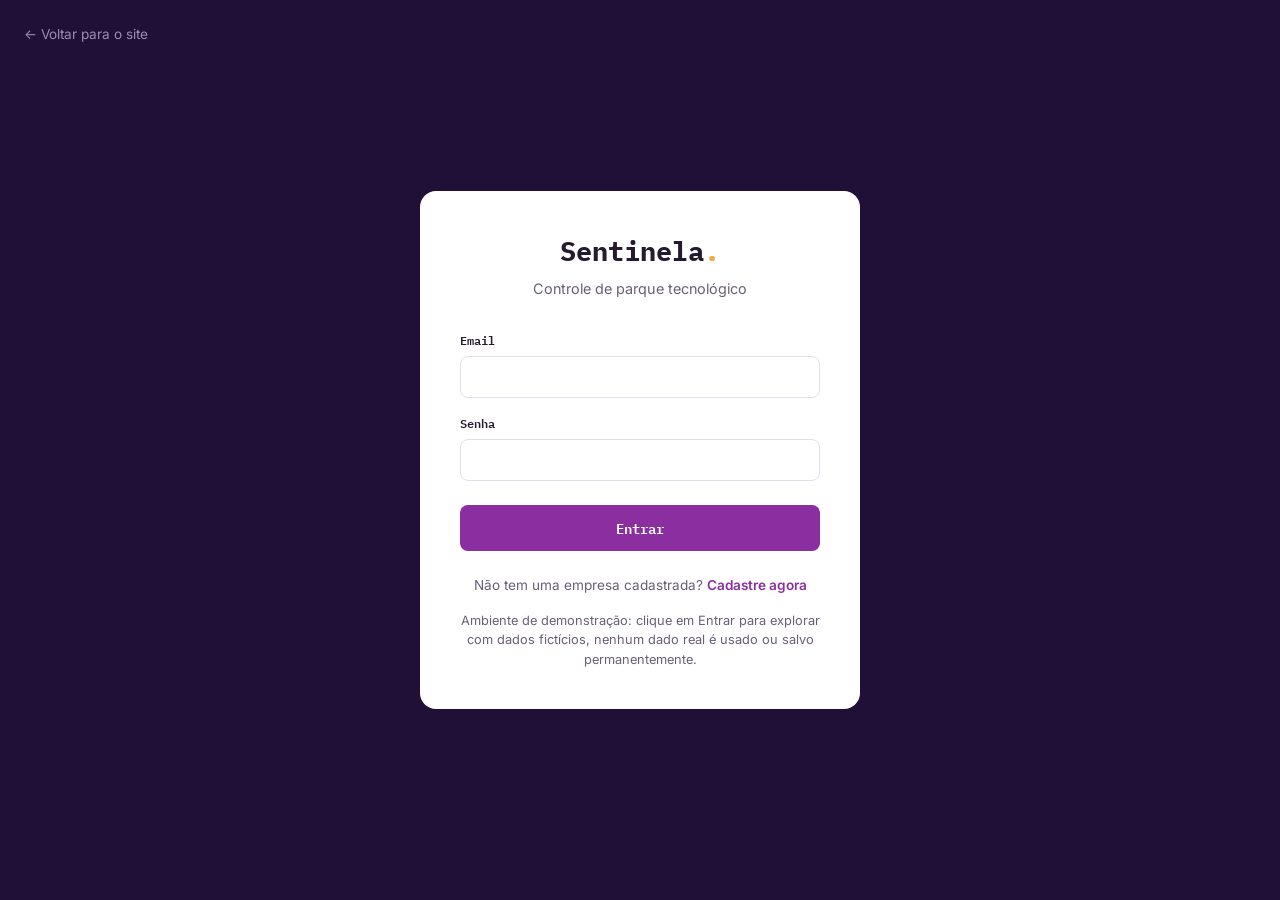
<file: landing-page/demo/usuarios.html>
<!DOCTYPE html>
<html lang="pt-BR">
<head>
<meta charset="UTF-8">
<meta name="viewport" content="width=device-width, initial-scale=1.0">
<title>Sentinela - Usuários</title>
<link rel="icon" href="images/favicon.ico" sizes="any">
<link rel="icon" type="image/png" href="images/favicon.png" sizes="512x512">
<link rel="preconnect" href="https://fonts.googleapis.com">
<link rel="preconnect" href="https://fonts.gstatic.com" crossorigin>
<link href="https://fonts.googleapis.com/css2?family=IBM+Plex+Mono:wght@400;500;600;700&family=Inter:wght@400;500;600&display=swap" rel="stylesheet">
<link rel="stylesheet" href="css/style.css">
</head>
<body>
<div class="app-shell" id="appShell"></div>

<script src="js/api.js"></script>
<script src="js/shell.js"></script>
<script src="js/modal.js"></script>
<script src="js/usuarios.js"></script>
</body>
</html>
</file>
<file: landing-page/css/style.css>
/* === Tokens === */
:root{
  --c-primary:#8B2FA0;
  --c-primary-dark:#6B1F7D;
  --c-navy:#200F36;
  --c-navy-light:#32184F;
  --c-amber:#F5A93E;
  --c-amber-dark:#8A5713;
  --c-bg:#F7F4FA;
  --c-ink:#241B2E;
  --c-muted:#6B5F78;
  --c-white:#FFFFFF;
  --c-border:#E4DEEA;
  --c-success:#2E7D5B;
  --c-danger:#B23347;
  --c-onDark-secondary:#C7B7DA;
  --c-onDark-tertiary:#9A85B5;
  --font-display:'IBM Plex Mono',monospace;
  --font-body:'IBM Plex Mono',monospace;
  --header-h:76px;
}

/* === Reset === */
*,*::before,*::after{box-sizing:border-box;margin:0;padding:0;}
html{scroll-behavior:smooth;font-size:18px;}
body{
  font-family:var(--font-body);
  color:var(--c-ink);
  background:var(--c-bg);
  line-height:1.6;
  -webkit-font-smoothing:antialiased;
  overflow-x:hidden;
}
img{max-width:100%;display:block;}
a{color:inherit;text-decoration:none;}
ul,ol{list-style:none;}
section{scroll-margin-top:var(--header-h);}

.hl{color:var(--c-amber);font-weight:700;}

/* === Botões === */
.btn{
  display:inline-block;
  background:var(--c-primary);
  color:var(--c-white);
  font-family:var(--font-body);
  font-weight:600;
  padding:.9rem 2rem;
  border-radius:8px;
  border:none;
  cursor:pointer;
  transition:background .2s ease;
}
.btn:hover{background:var(--c-primary-dark);}

/* === Header/Nav === */
.header{
  position:fixed;
  top:0;left:0;right:0;
  z-index:100;
  background:var(--c-navy);
  height:var(--header-h);
  transition:box-shadow .2s ease;
}
.header.is-scrolled{box-shadow:0 4px 16px rgba(0,0,0,.25);}
.header__inner{
  max-width:1280px;
  margin:0 auto;
  height:100%;
  padding:0 2rem;
  display:flex;
  align-items:center;
  justify-content:space-between;
}
.logo{
  font-size:2rem;
  font-weight:700;
  color:var(--c-white);
}
.logo__dot{color:var(--c-amber);}

.nav{
  display:flex;
  align-items:center;
  gap:2rem;
}
.nav__list{display:flex;gap:1.5rem;}
.nav__link{
  color:var(--c-onDark-secondary);
  font-size:.95rem;
  font-weight:500;
  transition:color .2s ease;
}
.nav__link:hover{color:var(--c-white);}
.btn--nav{padding:.65rem 1.4rem;font-size:.88rem;}

.hamburger{
  display:none;
  flex-direction:column;
  justify-content:center;
  gap:5px;
  width:32px;
  height:32px;
  background:none;
  border:none;
  cursor:pointer;
}
.hamburger span{
  display:block;
  width:100%;
  height:2px;
  background:var(--c-onDark-secondary);
}

/* === Hero === */
.hero{
  background:var(--c-navy);
  min-height:100vh;
  display:flex;
  align-items:center;
  justify-content:center;
  padding:var(--header-h) 2rem 4rem;
}
.hero__inner{
  width:100%;
  max-width:1100px;
  text-align:center;
  display:flex;
  flex-direction:column;
  align-items:center;
  gap:2.5rem;
}
.hero__logo{width:700px;}
.hero__quote{
  font-style:italic;
  color:var(--c-white);
  font-size:clamp(.55rem,2.1vw,1.5rem);
  line-height:1.7;
  white-space:nowrap;
}

/* === Seções genéricas === */
.section-title{
  font-family:var(--font-display);
  font-weight:700;
  font-size:2.5rem;
  line-height:1.35;
}
.section-title--center{text-align:center;}
.section-title em{font-style:italic;}

/* === Problema === */
.problema{
  background:var(--c-bg);
  padding:6rem 2rem;
  position:relative;
  overflow:hidden;
}
.problema__inner{
  max-width:1100px;
  margin:0 auto;
  position:relative;
}
.problema__img{
  position:absolute;
  top:2rem;
  right:1rem;
  width:300px;
  z-index:0;
}
.problema .section-title{
  position:relative;
  z-index:2;
  max-width:700px;
  margin:0 0 3.5rem;
}
.cards-grid{
  display:grid;
  gap:1.5rem;
  position:relative;
  z-index:1;
}
.cards-grid--2x2{grid-template-columns:1fr 1fr;}
.cards-grid--4{grid-template-columns:repeat(4,1fr);}
.cards-grid--4 .card__title{white-space:nowrap;}
.cards-grid--4 .card__text{min-height:5.5em;}
.card{
  background:var(--c-white);
  border:1px solid var(--c-border);
  border-radius:12px;
  padding:1.75rem;
}
.card--center{text-align:center;}
.card__title{
  font-size:1.2rem;
  font-weight:700;
  margin-bottom:.75rem;
}
.card__text{color:var(--c-muted);font-size:1.05rem;text-align:justify;}

/* === Solução === */
.solucao{
  background:var(--c-navy);
  padding:6rem 2rem;
}
.solucao__inner{
  max-width:1100px;
  margin:0 auto;
  display:grid;
  grid-template-columns:1fr 1fr;
  gap:3rem;
  align-items:center;
}
.solucao__img{width:100%;max-width:420px;justify-self:center;}
.solucao .section-title{color:var(--c-white);margin-bottom:2rem;}
.solucao__text{
  color:var(--c-onDark-secondary);
  margin-bottom:1.25rem;
  font-size:1.1rem;
  text-align:justify;
}

/* === Benefícios === */
.beneficios{
  background:var(--c-bg);
  padding:6rem 2rem;
}
.beneficios__inner{
  max-width:1200px;
  margin:0 auto;
}
.beneficios .section-title{margin-bottom:3rem;}
.beneficios__tagline{
  margin-top:3.5rem;
  text-align:center;
  text-transform:uppercase;
  font-weight:700;
  font-size:1.4rem;
  color:var(--c-ink);
  letter-spacing:.02em;
}

/* === Funcionamento === */
.funcionamento{
  background:var(--c-navy);
  padding:6rem 2rem;
}
.funcionamento__inner{
  max-width:1100px;
  margin:0 auto;
  display:grid;
  grid-template-columns:1fr 1fr;
  gap:3rem;
  align-items:center;
}
.funcionamento .section-title{color:var(--c-white);margin-bottom:2.5rem;}
.funcionamento__img{width:100%;max-width:420px;justify-self:center;}
.steps{display:flex;flex-direction:column;gap:1.5rem;}
.steps__item{display:flex;gap:1rem;align-items:flex-start;}
.steps__badge{
  flex:0 0 auto;
  width:32px;height:32px;
  border-radius:50%;
  background:var(--c-amber);
  color:var(--c-white);
  font-weight:700;
  display:flex;align-items:center;justify-content:center;
}
.steps__text{color:var(--c-onDark-secondary);font-size:1.1rem;text-align:justify;}
.steps__text strong{color:var(--c-white);}

/* === Manifesto === */
.manifesto__top{
  background:var(--c-bg);
  padding:5rem 2rem 3rem;
}
.manifesto__top .section-title{max-width:800px;margin:0 auto;}
.manifesto__bottom{
  background:var(--c-bg);
  padding:3rem 2rem 5rem;
  text-align:center;
}
.manifesto__text{
  color:var(--c-muted);
  max-width:700px;
  margin:0 auto 2rem;
  font-size:1.15rem;
}

/* === Sobre === */
.sobre{
  background:var(--c-navy);
  padding:6rem 2rem;
  position:relative;
  overflow:hidden;
}
.sobre__inner{
  max-width:1100px;
  margin:0 auto;
  position:relative;
}
.sobre .section-title{color:var(--c-white);margin-bottom:2rem;}
.sobre__content{max-width:900px;position:relative;z-index:2;}
.sobre__text{
  color:var(--c-onDark-secondary);
  margin-bottom:1.25rem;
  font-size:1.1rem;
  text-align:justify;
}
.autoria{margin-top:2.5rem;}
.autoria__label{color:var(--c-white);font-weight:600;margin-bottom:1.25rem;}
.autoria__aluno{
  display:flex;
  align-items:center;
  gap:1rem;
  margin-bottom:1rem;
}
.autoria__nome{color:var(--c-white);font-weight:500;}
.autoria__icons{display:flex;gap:.75rem;}
.icon-link{
  color:var(--c-onDark-secondary);
  transition:color .2s ease;
}
.icon-link:hover{color:var(--c-amber);}
.autoria__curso{
  color:var(--c-onDark-tertiary);
  font-size:.85rem;
  margin-top:1.5rem;
}
.sobre__chars{
  position:absolute;
  right:0;
  bottom:-1rem;
  display:flex;
  align-items:flex-end;
  gap:1rem;
  z-index:1;
}
.sobre__char--iceman{
  width:310px;
  position:relative;
  top:-3rem;
}
.sobre__char--cyclops{
  width:280px;
}

/* === Reveal on scroll === */
.reveal{
  opacity:0;
  transform:translateY(18px);
  transition:opacity .6s ease, transform .6s ease;
}
.reveal.is-visible{
  opacity:1;
  transform:translateY(0);
}
@media (prefers-reduced-motion:reduce){
  .reveal{opacity:1;transform:none;transition:none;}
}

/* === Mobile menu === */
.nav.is-open{
  display:flex;
}

/* === Responsive === */
@media (max-width:768px){
  html{font-size:16px;}

  .nav{
    display:none;
    position:absolute;
    top:var(--header-h);
    left:0;right:0;
    background:var(--c-navy);
    flex-direction:column;
    align-items:stretch;
    gap:0;
    padding:1rem 2rem 1.5rem;
  }
  .nav.is-open{display:flex;}
  .nav__list{flex-direction:column;gap:0;}
  .nav__link{
    display:block;
    padding:.9rem 0;
    border-bottom:1px solid var(--c-navy-light);
  }
  .btn--nav{margin-top:1rem;text-align:center;}
  .hamburger{display:flex;}

  .logo{font-size:1.5rem;}

  .hero{padding:calc(var(--header-h) + 2rem) 1.5rem 3rem;}
  .hero__logo{width:200px;}
  .hero__quote{
    white-space:normal;
    font-size:1rem;
  }

  .section-title{font-size:1.75rem;}

  .problema{padding:4rem 1.5rem;}
  .problema__img{
    width:120px;
    top:-1.5rem;
    right:0;
  }
  .cards-grid--2x2{grid-template-columns:1fr;}
  .cards-grid--4{grid-template-columns:1fr;}
  .cards-grid--4 .card__title{white-space:normal;}
  .cards-grid--4 .card__text{min-height:0;}

  .solucao,
  .funcionamento,
  .sobre{padding:4rem 1.5rem;}
  .beneficios{padding:4rem 1.5rem;}

  .solucao__inner,
  .funcionamento__inner{
    grid-template-columns:1fr;
    gap:2rem;
  }
  .funcionamento__img{order:2;}
  .funcionamento__content{order:1;}

  .beneficios__tagline{font-size:1.1rem;}

  .manifesto__top,
  .manifesto__bottom{padding-left:1.5rem;padding-right:1.5rem;}

  .autoria__aluno{
    flex-wrap:wrap;
    gap:.5rem 1rem;
  }

  .sobre__inner{padding-bottom:260px;}
  .sobre__chars{
    left:0;right:0;
    justify-content:center;
    bottom:0;
  }
  .sobre__char--iceman{width:170px;top:0;}
  .sobre__char--cyclops{width:170px;}
}

@media (max-width:480px){
  .problema__img{display:none;}
  .hero__logo{width:160px;}
  .section-title{font-size:1.5rem;}
  .sobre__char--iceman{width:130px;}
  .sobre__char--cyclops{width:130px;}
  .sobre__inner{padding-bottom:210px;}
}
</file>
<file: landing-page/demo/css/style.css>
/* === Tokens (seção 6.0 — idênticos à landing page, mais 4 tokens *-bg pra badge/status) === */
:root{
  --c-primary:#8B2FA0;
  --c-primary-dark:#6B1F7D;
  --c-navy:#200F36;
  --c-navy-light:#32184F;
  --c-amber:#F5A93E;
  --c-amber-dark:#8A5713;
  --c-bg:#F7F4FA;
  --c-ink:#241B2E;
  --c-muted:#6B5F78;
  --c-white:#FFFFFF;
  --c-border:#E4DEEA;
  --c-success:#2E7D5B;
  --c-success-bg:#E7F3EE;
  --c-danger:#B23347;
  --c-danger-bg:#FBE7EA;
  --c-amber-bg:#FCEEDA;
  --c-primary-bg:#F1E4F5;
  --c-onDark-secondary:#C7B7DA;
  --c-onDark-tertiary:#9A85B5;

  --font-display:'IBM Plex Mono',monospace;
  --font-body:'Inter',sans-serif;
  --font-mono:'IBM Plex Mono',monospace;

  --sidebar-w:240px;
  --topbar-h:64px;
}

/* === Reset === */
*,*::before,*::after{box-sizing:border-box;margin:0;padding:0;}
html{font-size:16px;}
body{
  font-family:var(--font-body);
  color:var(--c-ink);
  background:var(--c-bg);
  line-height:1.5;
  -webkit-font-smoothing:antialiased;
  overflow-x:hidden;
}
img{max-width:100%;display:block;}
a{color:inherit;text-decoration:none;}
ul,ol{list-style:none;}
button{font:inherit;}

/* === Botões === */
.btn{
  display:inline-flex;
  align-items:center;
  justify-content:center;
  gap:.5rem;
  font-family:var(--font-display);
  font-weight:600;
  font-size:.9rem;
  padding:.7rem 1.4rem;
  border-radius:8px;
  border:1px solid transparent;
  cursor:pointer;
  transition:background .15s ease, border-color .15s ease;
  min-height:44px;
}
.btn--primary{background:var(--c-primary);color:var(--c-white);}
.btn--primary:hover{background:var(--c-primary-dark);}
.btn--ghost{background:transparent;border-color:var(--c-border);color:var(--c-ink);}
.btn--ghost:hover{border-color:var(--c-primary);}
.btn--danger{background:var(--c-danger);color:var(--c-white);}
.btn--sm{padding:.45rem 1rem;font-size:.8rem;min-height:36px;}
.btn:disabled{opacity:.5;cursor:not-allowed;}

/* === App shell === */
.app-shell{display:flex;min-height:100vh;}

.sidebar{
  width:var(--sidebar-w);
  flex-shrink:0;
  background:var(--c-navy);
  color:var(--c-white);
  display:flex;
  flex-direction:column;
  padding:1.5rem 1rem;
  gap:2rem;
}
.sidebar__logo{font-family:var(--font-display);font-weight:700;font-size:1.3rem;padding:0 .5rem;}
.sidebar__logo-dot{color:var(--c-amber);}
.sidebar__nav{display:flex;flex-direction:column;gap:.25rem;flex:1;}
.sidebar__link{
  display:block;
  padding:.75rem 1rem;
  border-radius:8px;
  font-family:var(--font-display);
  font-size:.9rem;
  color:var(--c-onDark-secondary);
  min-height:44px;
  display:flex;
  align-items:center;
}
.sidebar__link:hover{background:var(--c-navy-light);color:var(--c-white);}
.sidebar__link.is-active{background:var(--c-primary);color:var(--c-white);}
.sidebar__footer{border-top:1px solid var(--c-navy-light);padding-top:1rem;font-size:.8rem;color:var(--c-onDark-tertiary);}

.hamburger-btn{
  display:none;
  flex-direction:column;
  justify-content:center;
  gap:5px;
  width:36px;height:36px;
  background:none;border:none;cursor:pointer;
}
.hamburger-btn span{display:block;width:100%;height:2px;background:var(--c-white);}

.main{flex:1;display:flex;flex-direction:column;min-width:0;}

.topbar{
  height:var(--topbar-h);
  background:var(--c-white);
  border-bottom:1px solid var(--c-border);
  display:flex;
  align-items:center;
  justify-content:space-between;
  padding:0 2rem;
  flex-shrink:0;
}
.topbar__title{font-family:var(--font-display);font-weight:700;font-size:1.1rem;}
.topbar__user{display:flex;align-items:center;gap:1rem;font-size:.85rem;color:var(--c-muted);}
.topbar__user strong{color:var(--c-ink);}

.content{padding:2rem;flex:1;}

/* === KPIs === */
.kpi-grid{display:grid;grid-template-columns:repeat(4,1fr);gap:1.25rem;margin-bottom:2rem;}
.kpi-card{background:var(--c-white);border:1px solid var(--c-border);border-radius:12px;padding:1.25rem;}
.kpi-card__label{font-family:var(--font-display);font-size:.75rem;color:var(--c-muted);text-transform:uppercase;letter-spacing:.03em;}
.kpi-card__value{font-family:var(--font-display);font-weight:700;font-size:2rem;margin-top:.35rem;}
.kpi-card--danger .kpi-card__value{color:var(--c-danger);}
.kpi-card--amber .kpi-card__value{color:var(--c-amber-dark);}

/* === Painéis === */
.panel{background:var(--c-white);border:1px solid var(--c-border);border-radius:12px;padding:1.5rem;margin-bottom:1.5rem;}
.panel__header{display:flex;align-items:center;justify-content:space-between;margin-bottom:1.25rem;gap:1rem;flex-wrap:wrap;}
.panel__title{font-family:var(--font-display);font-weight:700;font-size:1.05rem;}

/* === Badges / status dots === */
.badge{
  display:inline-flex;align-items:center;gap:.4rem;
  font-family:var(--font-display);font-size:.72rem;font-weight:600;
  padding:.3rem .65rem;border-radius:999px;
  text-transform:uppercase;letter-spacing:.02em;
  white-space:nowrap;
}
.badge--success{background:var(--c-success-bg);color:var(--c-success);}
.badge--danger{background:var(--c-danger-bg);color:var(--c-danger);}
.badge--amber{background:var(--c-amber-bg);color:var(--c-amber-dark);}
.badge--primary{background:var(--c-primary-bg);color:var(--c-primary-dark);}
.badge--muted{background:var(--c-border);color:var(--c-muted);}

.dot{width:8px;height:8px;border-radius:50%;display:inline-block;flex-shrink:0;}
.dot--success{background:var(--c-success);}
.dot--danger{background:var(--c-danger);}
.dot--amber{background:var(--c-amber);}
.dot--muted{background:var(--c-muted);}

/* === Tabelas === */
.table-wrap{overflow-x:auto;}
table{width:100%;border-collapse:collapse;font-size:.88rem;}
th{
  text-align:left;font-family:var(--font-display);font-size:.72rem;
  text-transform:uppercase;letter-spacing:.02em;color:var(--c-muted);
  padding:.7rem .8rem;border-bottom:2px solid var(--c-border);white-space:nowrap;
}
td{padding:.7rem .8rem;border-bottom:1px solid var(--c-border);font-family:var(--font-mono);white-space:nowrap;}
tr:hover td{background:var(--c-bg);}
.table-empty{padding:2rem;text-align:center;color:var(--c-muted);font-size:.9rem;}

/* === Exposição (mapa por filial/departamento) === */
.exposure-card{
  display:flex;align-items:center;justify-content:space-between;gap:1rem;
  border:1px solid var(--c-border);border-radius:10px;padding:1rem 1.25rem;margin-bottom:.75rem;
}
.exposure-card__name{font-family:var(--font-display);font-weight:600;font-size:.95rem;}
.exposure-card__stats{display:flex;gap:1.5rem;font-size:.85rem;color:var(--c-muted);}

/* === Formulários === */
.form-grid{display:grid;grid-template-columns:1fr 1fr;gap:1rem;}
.form-group{margin-bottom:1rem;width:100%;}
.form-group--full{grid-column:1 / -1;}
label{display:block;font-family:var(--font-display);font-size:.78rem;font-weight:600;margin-bottom:.4rem;color:var(--c-ink);}
input,select,textarea{
  width:100%;padding:.65rem .8rem;border:1px solid var(--c-border);border-radius:8px;
  font-family:var(--font-body);font-size:.95rem;background:var(--c-white);color:var(--c-ink);
}
textarea{resize:vertical;min-height:80px;}
input:focus,select:focus,textarea:focus{outline:2px solid var(--c-primary);outline-offset:1px;border-color:var(--c-primary);}
.form-actions{display:flex;gap:.75rem;justify-content:flex-end;margin-top:.5rem;}
.form-hint{font-size:.78rem;color:var(--c-muted);margin-top:.3rem;}

/* === Alertas === */
.alert{padding:.75rem 1rem;border-radius:8px;font-size:.88rem;margin-bottom:1rem;}
.alert--danger{background:var(--c-danger-bg);color:var(--c-danger);}
.alert--success{background:var(--c-success-bg);color:var(--c-success);}
.hidden{display:none !important;}

/* === Aviso de modo demonstração === */
.sidebar__demo{
  background:var(--c-primary);border:1px solid var(--c-primary);
  border-radius:6px;padding:.65rem .75rem;
  font-family:var(--font-display);font-size:.75rem;font-weight:600;line-height:1.4;
  color:var(--c-white);
}
.demo-note{
  margin-top:1rem;font-family:var(--font-body);font-size:.8rem;
  color:var(--c-muted);text-align:center;
}

/* === Tabs (usado no catálogo) === */
.tabs{display:flex;gap:.5rem;margin-bottom:1.5rem;border-bottom:1px solid var(--c-border);}
.tab{
  font-family:var(--font-display);font-size:.85rem;font-weight:600;color:var(--c-muted);
  padding:.75rem 1rem;cursor:pointer;border-bottom:2px solid transparent;
}
.tab.is-active{color:var(--c-primary);border-bottom-color:var(--c-primary);}

/* === Login / cadastro de empresa (fora do app-shell) === */
.auth-page{
  position:relative;
  min-height:100vh;display:flex;align-items:center;justify-content:center;
  background:var(--c-navy);padding:2rem;
}
.auth-card{
  background:var(--c-white);border-radius:16px;padding:2.5rem;
  max-width:440px;width:100%;
}
.auth-card--wide{max-width:640px;}
.auth-card__logo{
  font-family:var(--font-display);font-weight:700;font-size:1.7rem;
  text-align:center;margin-bottom:.35rem;
}
.auth-card__logo-dot{color:var(--c-amber);}
.auth-card__subtitle{text-align:center;color:var(--c-muted);font-size:.9rem;margin-bottom:2rem;}
.auth-card__footer{text-align:center;margin-top:1.5rem;font-size:.85rem;color:var(--c-muted);}
.auth-card__footer a{color:var(--c-primary);font-weight:600;}

.auth-page__back{
  position:absolute;
  top:1.5rem;left:1.5rem;
  font-size:.85rem;
  color:var(--c-onDark-secondary);
  opacity:.75;
  transition:opacity .15s ease;
}
.auth-page__back:hover{opacity:1;}

/* === Detalhe de equipamento === */
.detail-header{display:flex;justify-content:space-between;align-items:flex-start;gap:1rem;margin-bottom:1.5rem;flex-wrap:wrap;}
.detail-header__title{font-family:var(--font-display);font-weight:700;font-size:1.4rem;}
.detail-header__meta{display:flex;gap:1rem;flex-wrap:wrap;margin-top:.5rem;font-size:.85rem;color:var(--c-muted);font-family:var(--font-mono);}
.detail-grid{display:grid;grid-template-columns:1fr 1fr;gap:1.5rem;}

/* === Modal simples === */
.modal-overlay{
  position:fixed;inset:0;background:rgba(32,15,54,.55);
  display:flex;align-items:center;justify-content:center;padding:1.5rem;z-index:200;
}
.modal{background:var(--c-white);border-radius:14px;padding:2rem;max-width:520px;width:100%;max-height:90vh;overflow-y:auto;}
.modal__title{font-family:var(--font-display);font-weight:700;font-size:1.15rem;margin-bottom:1.25rem;}

/* === Responsivo (RNF05 — breakpoint único em 900px, seção 6.2) === */
@media (max-width:900px){
  .app-shell{flex-direction:column;}
  .sidebar{
    width:100%;flex-direction:row;align-items:center;justify-content:space-between;
    padding:.85rem 1rem;position:sticky;top:0;z-index:100;
  }
  .sidebar__nav{
    display:none;position:absolute;top:100%;left:0;right:0;
    flex-direction:column;background:var(--c-navy);padding:.75rem;
    max-height:calc(100vh - 60px);overflow-y:auto;
  }
  .sidebar__nav.is-open{display:flex;}
  .sidebar__footer{display:none;}
  .hamburger-btn{display:flex;}
  .topbar{padding:0 1rem;}
  .content{padding:1rem;}
  .kpi-grid{grid-template-columns:repeat(2,1fr);}
  .form-grid,.detail-grid{grid-template-columns:1fr;}
}

@media (max-width:480px){
  .kpi-grid{grid-template-columns:1fr;}
  .topbar__title{font-size:.95rem;}
  .auth-card{padding:1.75rem;}
}
</file>
<file: sistema/frontend/css/style.css>
/* === Tokens (seção 6.0 — idênticos à landing page, mais 4 tokens *-bg pra badge/status) === */
:root{
  --c-primary:#8B2FA0;
  --c-primary-dark:#6B1F7D;
  --c-navy:#200F36;
  --c-navy-light:#32184F;
  --c-amber:#F5A93E;
  --c-amber-dark:#8A5713;
  --c-bg:#F7F4FA;
  --c-ink:#241B2E;
  --c-muted:#6B5F78;
  --c-white:#FFFFFF;
  --c-border:#E4DEEA;
  --c-success:#2E7D5B;
  --c-success-bg:#E7F3EE;
  --c-danger:#B23347;
  --c-danger-bg:#FBE7EA;
  --c-amber-bg:#FCEEDA;
  --c-primary-bg:#F1E4F5;
  --c-onDark-secondary:#C7B7DA;
  --c-onDark-tertiary:#9A85B5;

  --font-display:'IBM Plex Mono',monospace;
  --font-body:'Inter',sans-serif;
  --font-mono:'IBM Plex Mono',monospace;

  --sidebar-w:240px;
  --topbar-h:64px;
}

/* === Reset === */
*,*::before,*::after{box-sizing:border-box;margin:0;padding:0;}
html{font-size:16px;}
body{
  font-family:var(--font-body);
  color:var(--c-ink);
  background:var(--c-bg);
  line-height:1.5;
  -webkit-font-smoothing:antialiased;
  overflow-x:hidden;
}
img{max-width:100%;display:block;}
a{color:inherit;text-decoration:none;}
ul,ol{list-style:none;}
button{font:inherit;}

/* === Botões === */
.btn{
  display:inline-flex;
  align-items:center;
  justify-content:center;
  gap:.5rem;
  font-family:var(--font-display);
  font-weight:600;
  font-size:.9rem;
  padding:.7rem 1.4rem;
  border-radius:8px;
  border:1px solid transparent;
  cursor:pointer;
  transition:background .15s ease, border-color .15s ease;
  min-height:44px;
}
.btn--primary{background:var(--c-primary);color:var(--c-white);}
.btn--primary:hover{background:var(--c-primary-dark);}
.btn--ghost{background:transparent;border-color:var(--c-border);color:var(--c-ink);}
.btn--ghost:hover{border-color:var(--c-primary);}
.btn--danger{background:var(--c-danger);color:var(--c-white);}
.btn--sm{padding:.45rem 1rem;font-size:.8rem;min-height:36px;}
.btn:disabled{opacity:.5;cursor:not-allowed;}

/* === App shell === */
.app-shell{display:flex;min-height:100vh;}

.sidebar{
  width:var(--sidebar-w);
  flex-shrink:0;
  background:var(--c-navy);
  color:var(--c-white);
  display:flex;
  flex-direction:column;
  padding:1.5rem 1rem;
  gap:2rem;
}
.sidebar__logo{font-family:var(--font-display);font-weight:700;font-size:1.3rem;padding:0 .5rem;}
.sidebar__logo-dot{color:var(--c-amber);}
.sidebar__nav{display:flex;flex-direction:column;gap:.25rem;flex:1;}
.sidebar__link{
  display:block;
  padding:.75rem 1rem;
  border-radius:8px;
  font-family:var(--font-display);
  font-size:.9rem;
  color:var(--c-onDark-secondary);
  min-height:44px;
  display:flex;
  align-items:center;
}
.sidebar__link:hover{background:var(--c-navy-light);color:var(--c-white);}
.sidebar__link.is-active{background:var(--c-primary);color:var(--c-white);}
.sidebar__footer{border-top:1px solid var(--c-navy-light);padding-top:1rem;font-size:.8rem;color:var(--c-onDark-tertiary);}

.hamburger-btn{
  display:none;
  flex-direction:column;
  justify-content:center;
  gap:5px;
  width:36px;height:36px;
  background:none;border:none;cursor:pointer;
}
.hamburger-btn span{display:block;width:100%;height:2px;background:var(--c-white);}

.main{flex:1;display:flex;flex-direction:column;min-width:0;}

.topbar{
  height:var(--topbar-h);
  background:var(--c-white);
  border-bottom:1px solid var(--c-border);
  display:flex;
  align-items:center;
  justify-content:space-between;
  padding:0 2rem;
  flex-shrink:0;
}
.topbar__title{font-family:var(--font-display);font-weight:700;font-size:1.1rem;}
.topbar__user{display:flex;align-items:center;gap:1rem;font-size:.85rem;color:var(--c-muted);}
.topbar__user strong{color:var(--c-ink);}

.content{padding:2rem;flex:1;}

/* === KPIs === */
.kpi-grid{display:grid;grid-template-columns:repeat(4,1fr);gap:1.25rem;margin-bottom:2rem;}
.kpi-card{background:var(--c-white);border:1px solid var(--c-border);border-radius:12px;padding:1.25rem;}
.kpi-card__label{font-family:var(--font-display);font-size:.75rem;color:var(--c-muted);text-transform:uppercase;letter-spacing:.03em;}
.kpi-card__value{font-family:var(--font-display);font-weight:700;font-size:2rem;margin-top:.35rem;}
.kpi-card--danger .kpi-card__value{color:var(--c-danger);}
.kpi-card--amber .kpi-card__value{color:var(--c-amber-dark);}

/* === Painéis === */
.panel{background:var(--c-white);border:1px solid var(--c-border);border-radius:12px;padding:1.5rem;margin-bottom:1.5rem;}
.panel__header{display:flex;align-items:center;justify-content:space-between;margin-bottom:1.25rem;gap:1rem;flex-wrap:wrap;}
.panel__title{font-family:var(--font-display);font-weight:700;font-size:1.05rem;}

/* === Badges / status dots === */
.badge{
  display:inline-flex;align-items:center;gap:.4rem;
  font-family:var(--font-display);font-size:.72rem;font-weight:600;
  padding:.3rem .65rem;border-radius:999px;
  text-transform:uppercase;letter-spacing:.02em;
  white-space:nowrap;
}
.badge--success{background:var(--c-success-bg);color:var(--c-success);}
.badge--danger{background:var(--c-danger-bg);color:var(--c-danger);}
.badge--amber{background:var(--c-amber-bg);color:var(--c-amber-dark);}
.badge--primary{background:var(--c-primary-bg);color:var(--c-primary-dark);}
.badge--muted{background:var(--c-border);color:var(--c-muted);}

.dot{width:8px;height:8px;border-radius:50%;display:inline-block;flex-shrink:0;}
.dot--success{background:var(--c-success);}
.dot--danger{background:var(--c-danger);}
.dot--amber{background:var(--c-amber);}
.dot--muted{background:var(--c-muted);}

/* === Tabelas === */
.table-wrap{overflow-x:auto;}
table{width:100%;border-collapse:collapse;font-size:.88rem;}
th{
  text-align:left;font-family:var(--font-display);font-size:.72rem;
  text-transform:uppercase;letter-spacing:.02em;color:var(--c-muted);
  padding:.7rem .8rem;border-bottom:2px solid var(--c-border);white-space:nowrap;
}
td{padding:.7rem .8rem;border-bottom:1px solid var(--c-border);font-family:var(--font-mono);white-space:nowrap;}
tr:hover td{background:var(--c-bg);}
.table-empty{padding:2rem;text-align:center;color:var(--c-muted);font-size:.9rem;}

/* === Exposição (mapa por filial/departamento) === */
.exposure-card{
  display:flex;align-items:center;justify-content:space-between;gap:1rem;
  border:1px solid var(--c-border);border-radius:10px;padding:1rem 1.25rem;margin-bottom:.75rem;
}
.exposure-card__name{font-family:var(--font-display);font-weight:600;font-size:.95rem;}
.exposure-card__stats{display:flex;gap:1.5rem;font-size:.85rem;color:var(--c-muted);}

/* === Formulários === */
.form-grid{display:grid;grid-template-columns:1fr 1fr;gap:1rem;}
.form-group{margin-bottom:1rem;width:100%;}
.form-group--full{grid-column:1 / -1;}
label{display:block;font-family:var(--font-display);font-size:.78rem;font-weight:600;margin-bottom:.4rem;color:var(--c-ink);}
input,select,textarea{
  width:100%;padding:.65rem .8rem;border:1px solid var(--c-border);border-radius:8px;
  font-family:var(--font-body);font-size:.95rem;background:var(--c-white);color:var(--c-ink);
}
textarea{resize:vertical;min-height:80px;}
input:focus,select:focus,textarea:focus{outline:2px solid var(--c-primary);outline-offset:1px;border-color:var(--c-primary);}
.form-actions{display:flex;gap:.75rem;justify-content:flex-end;margin-top:.5rem;}
.form-hint{font-size:.78rem;color:var(--c-muted);margin-top:.3rem;}

/* === Alertas === */
.alert{padding:.75rem 1rem;border-radius:8px;font-size:.88rem;margin-bottom:1rem;}
.alert--danger{background:var(--c-danger-bg);color:var(--c-danger);}
.alert--success{background:var(--c-success-bg);color:var(--c-success);}
.hidden{display:none !important;}

/* === Tabs (usado no catálogo) === */
.tabs{display:flex;gap:.5rem;margin-bottom:1.5rem;border-bottom:1px solid var(--c-border);}
.tab{
  font-family:var(--font-display);font-size:.85rem;font-weight:600;color:var(--c-muted);
  padding:.75rem 1rem;cursor:pointer;border-bottom:2px solid transparent;
}
.tab.is-active{color:var(--c-primary);border-bottom-color:var(--c-primary);}

/* === Login / cadastro de empresa (fora do app-shell) === */
.auth-page{
  position:relative;
  min-height:100vh;display:flex;align-items:center;justify-content:center;
  background:var(--c-navy);padding:2rem;
}
.auth-card{
  background:var(--c-white);border-radius:16px;padding:2.5rem;
  max-width:440px;width:100%;
}
.auth-card--wide{max-width:640px;}
.auth-card__logo{
  font-family:var(--font-display);font-weight:700;font-size:1.7rem;
  text-align:center;margin-bottom:.35rem;
}
.auth-card__logo-dot{color:var(--c-amber);}
.auth-card__subtitle{text-align:center;color:var(--c-muted);font-size:.9rem;margin-bottom:2rem;}
.auth-card__footer{text-align:center;margin-top:1.5rem;font-size:.85rem;color:var(--c-muted);}
.auth-card__footer a{color:var(--c-primary);font-weight:600;}

.auth-page__back{
  position:absolute;
  top:1.5rem;left:1.5rem;
  font-size:.85rem;
  color:var(--c-onDark-secondary);
  opacity:.75;
  transition:opacity .15s ease;
}
.auth-page__back:hover{opacity:1;}

/* === Detalhe de equipamento === */
.detail-header{display:flex;justify-content:space-between;align-items:flex-start;gap:1rem;margin-bottom:1.5rem;flex-wrap:wrap;}
.detail-header__title{font-family:var(--font-display);font-weight:700;font-size:1.4rem;}
.detail-header__meta{display:flex;gap:1rem;flex-wrap:wrap;margin-top:.5rem;font-size:.85rem;color:var(--c-muted);font-family:var(--font-mono);}
.detail-grid{display:grid;grid-template-columns:1fr 1fr;gap:1.5rem;}

/* === Modal simples === */
.modal-overlay{
  position:fixed;inset:0;background:rgba(32,15,54,.55);
  display:flex;align-items:center;justify-content:center;padding:1.5rem;z-index:200;
}
.modal{background:var(--c-white);border-radius:14px;padding:2rem;max-width:520px;width:100%;max-height:90vh;overflow-y:auto;}
.modal__title{font-family:var(--font-display);font-weight:700;font-size:1.15rem;margin-bottom:1.25rem;}

/* === Responsivo (RNF05 — breakpoint único em 900px, seção 6.2) === */
@media (max-width:900px){
  .app-shell{flex-direction:column;}
  .sidebar{
    width:100%;flex-direction:row;align-items:center;justify-content:space-between;
    padding:.85rem 1rem;position:sticky;top:0;z-index:100;
  }
  .sidebar__nav{
    display:none;position:absolute;top:100%;left:0;right:0;
    flex-direction:column;background:var(--c-navy);padding:.75rem;
    max-height:calc(100vh - 60px);overflow-y:auto;
  }
  .sidebar__nav.is-open{display:flex;}
  .sidebar__footer{display:none;}
  .hamburger-btn{display:flex;}
  .topbar{padding:0 1rem;}
  .content{padding:1rem;}
  .kpi-grid{grid-template-columns:repeat(2,1fr);}
  .form-grid,.detail-grid{grid-template-columns:1fr;}
}

@media (max-width:480px){
  .kpi-grid{grid-template-columns:1fr;}
  .topbar__title{font-size:.95rem;}
  .auth-card{padding:1.75rem;}
}
</file>
